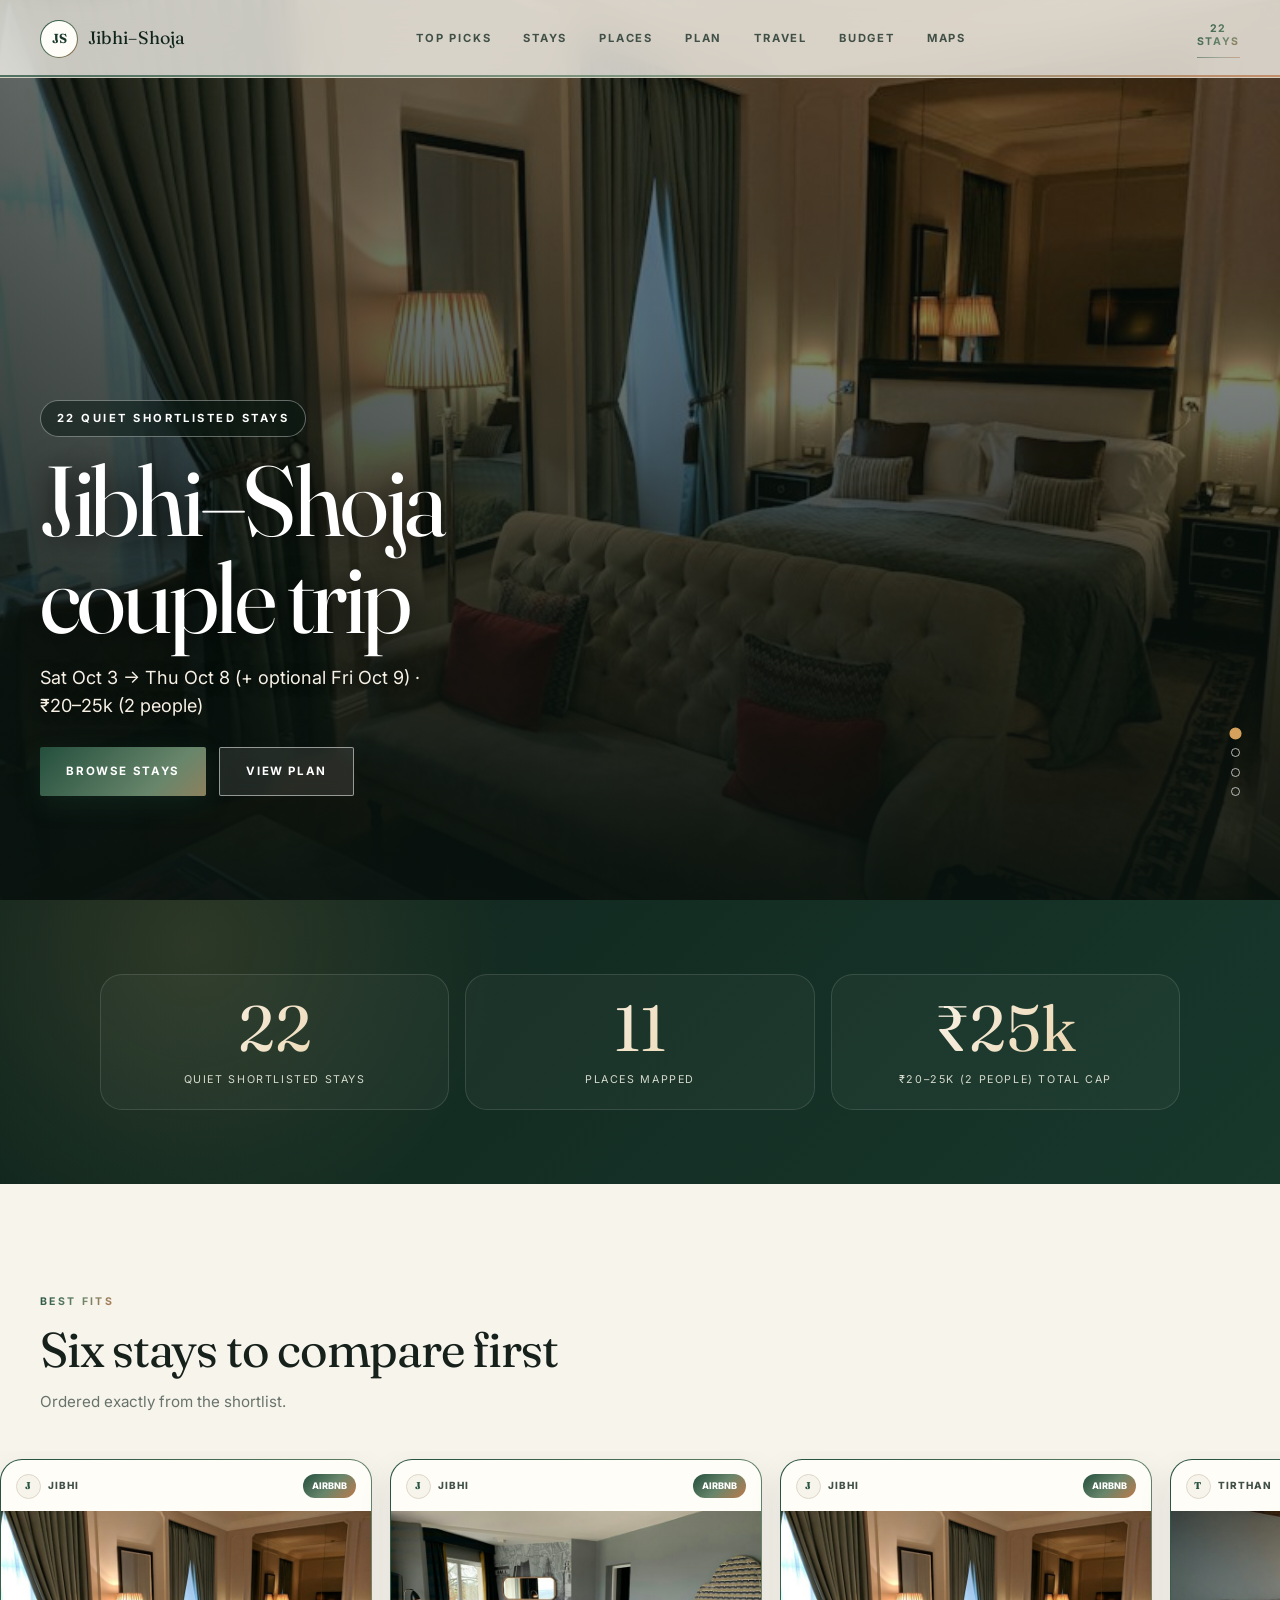
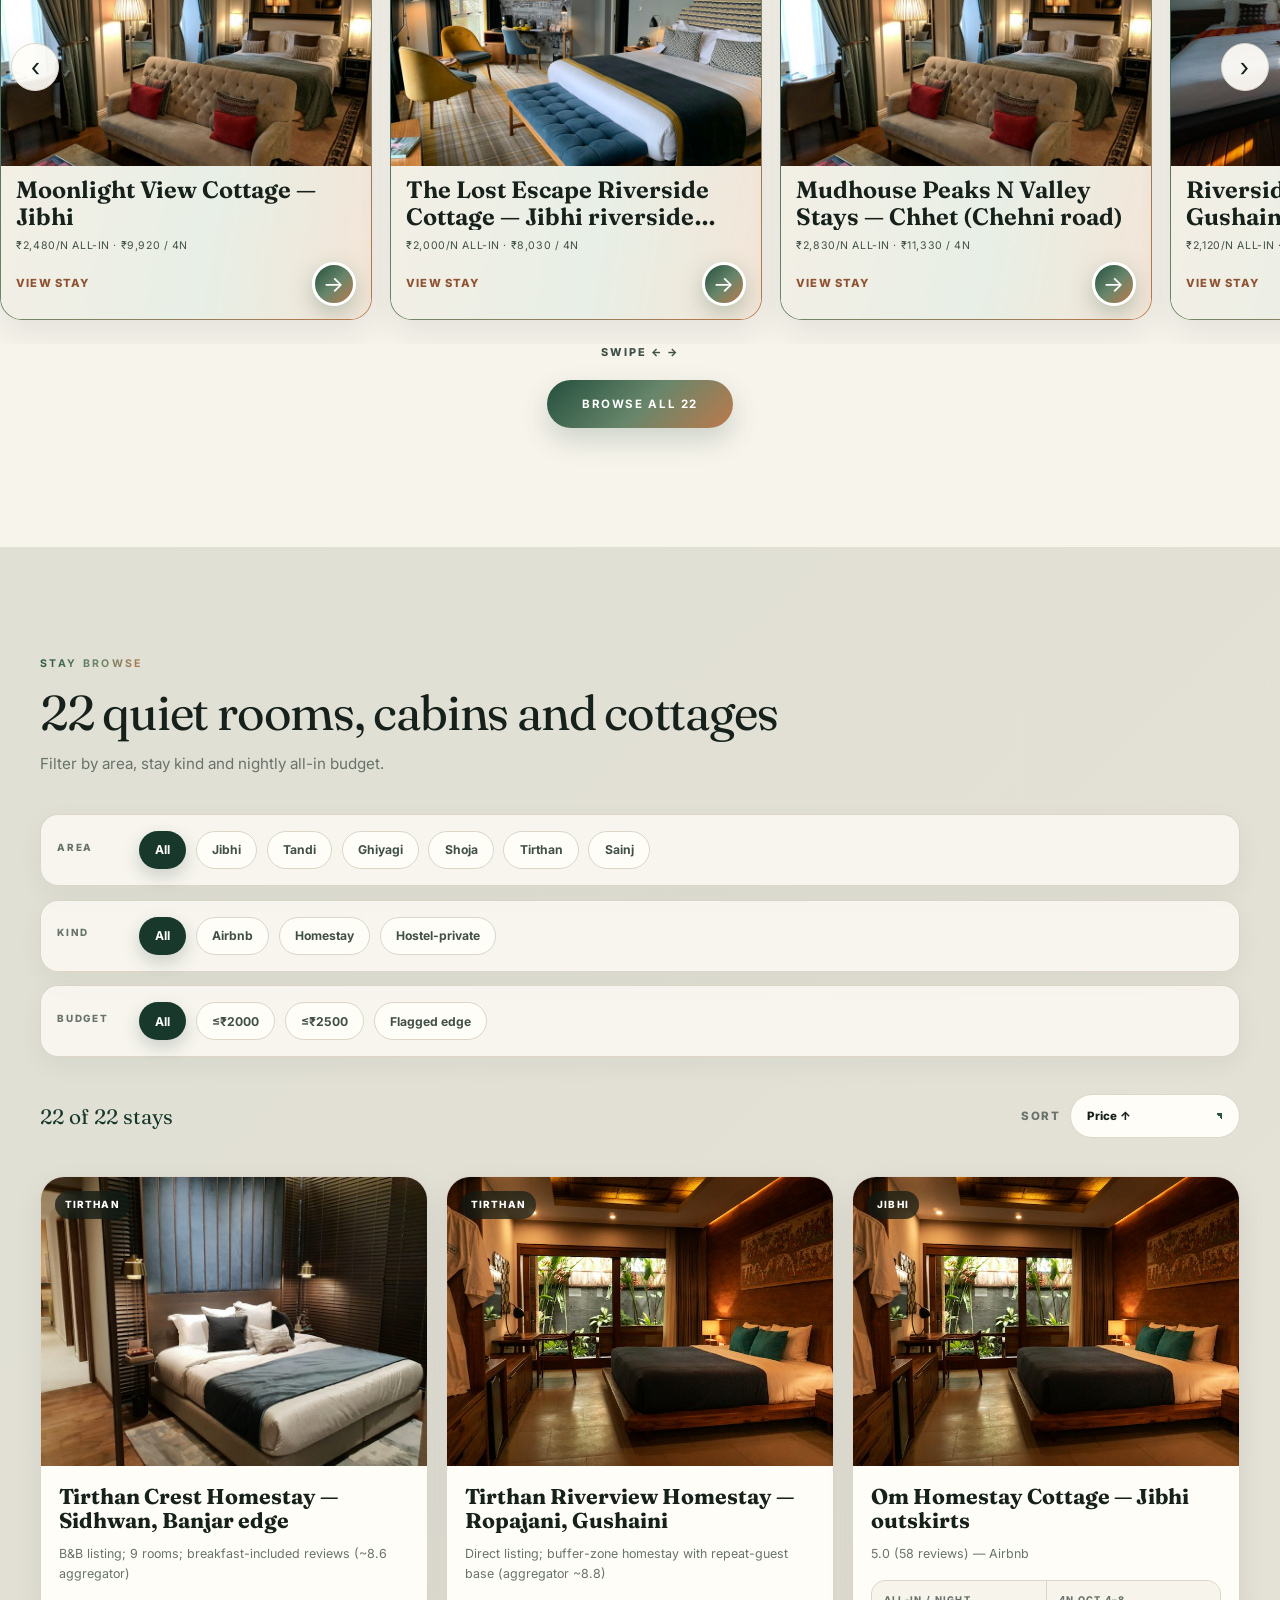
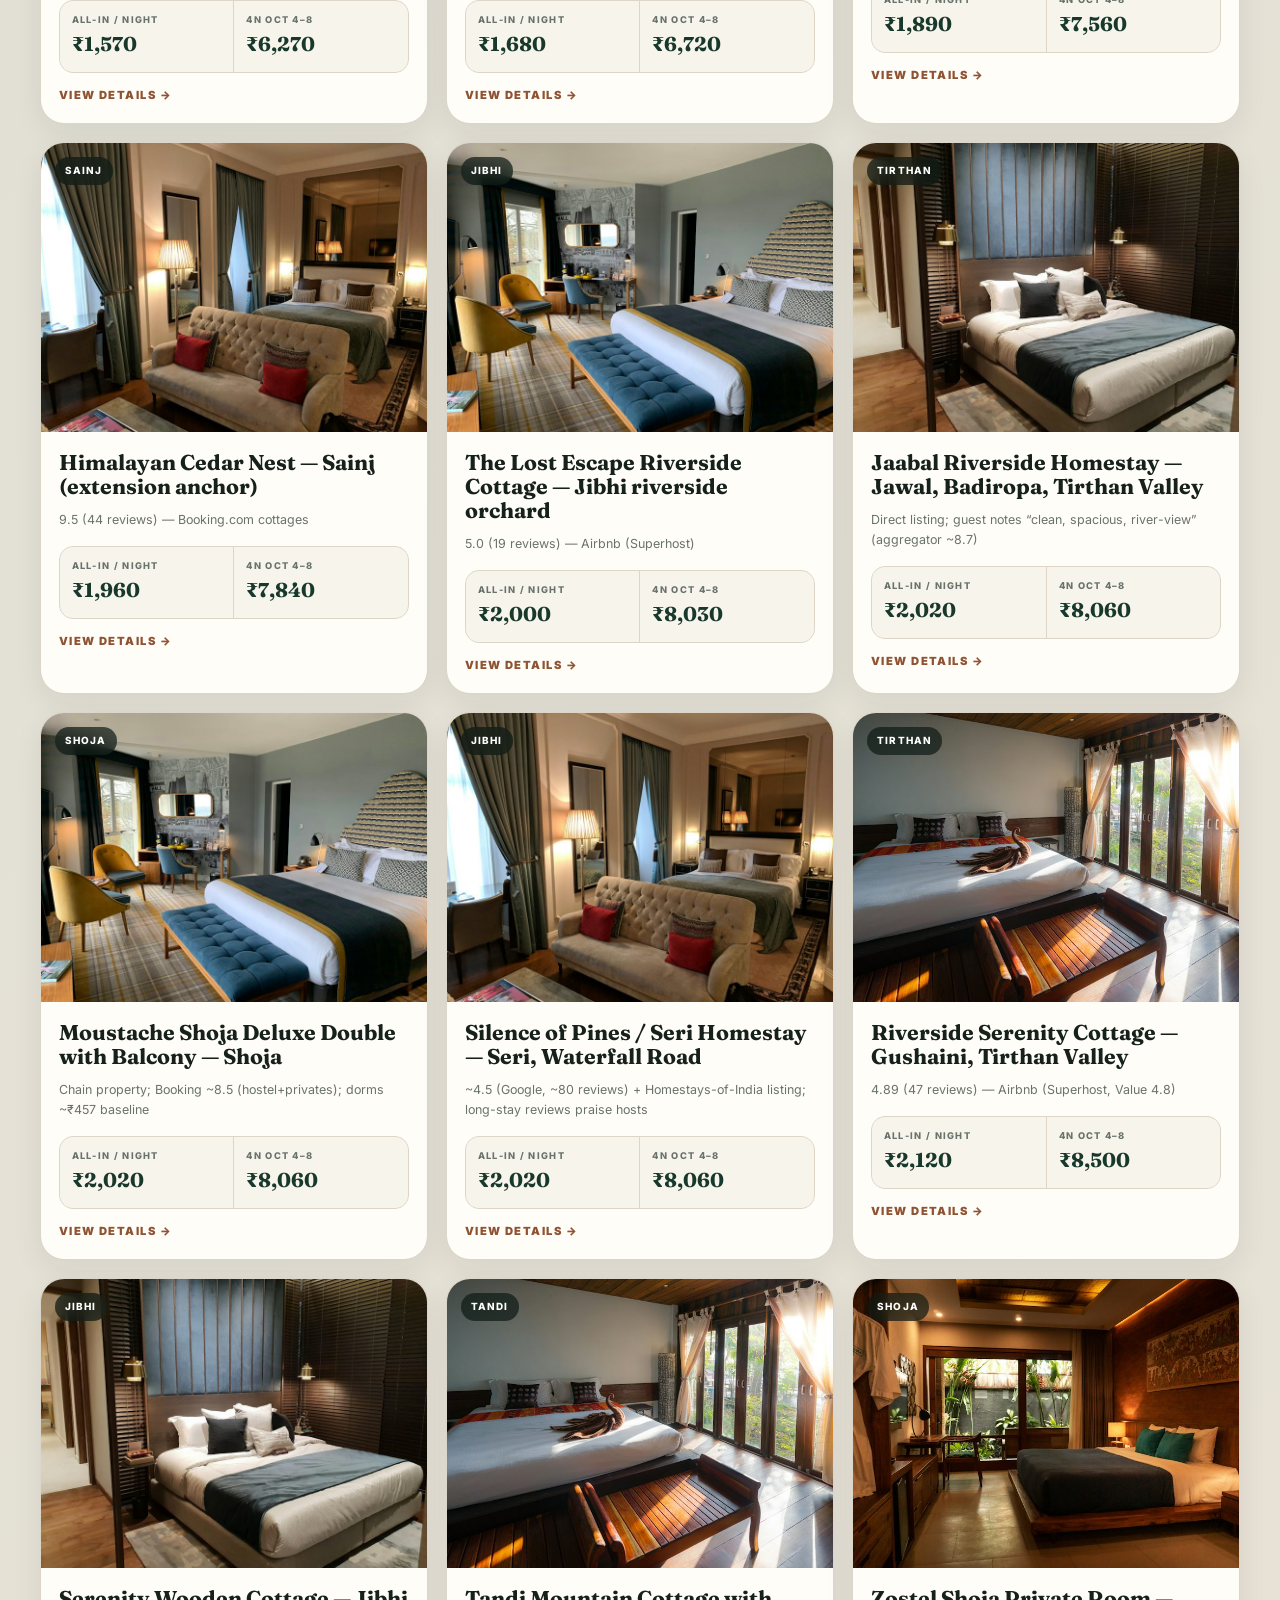
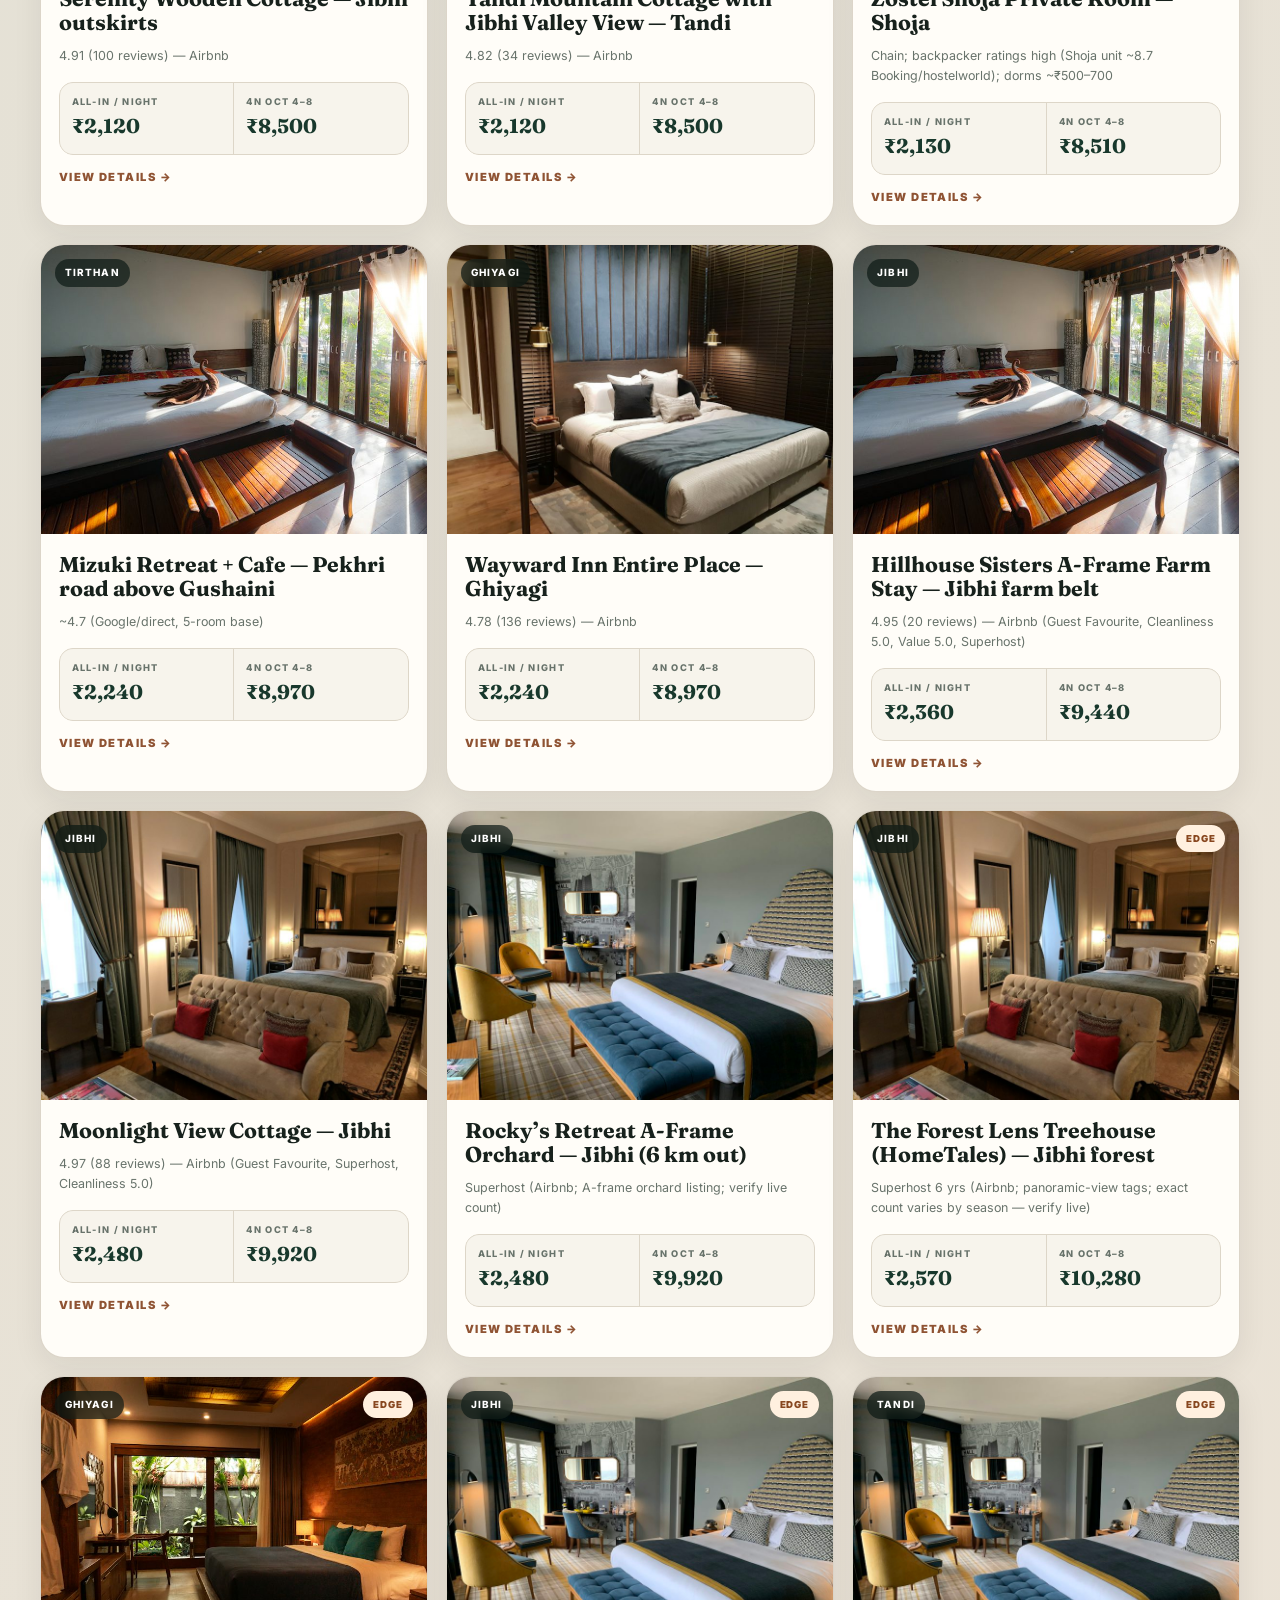
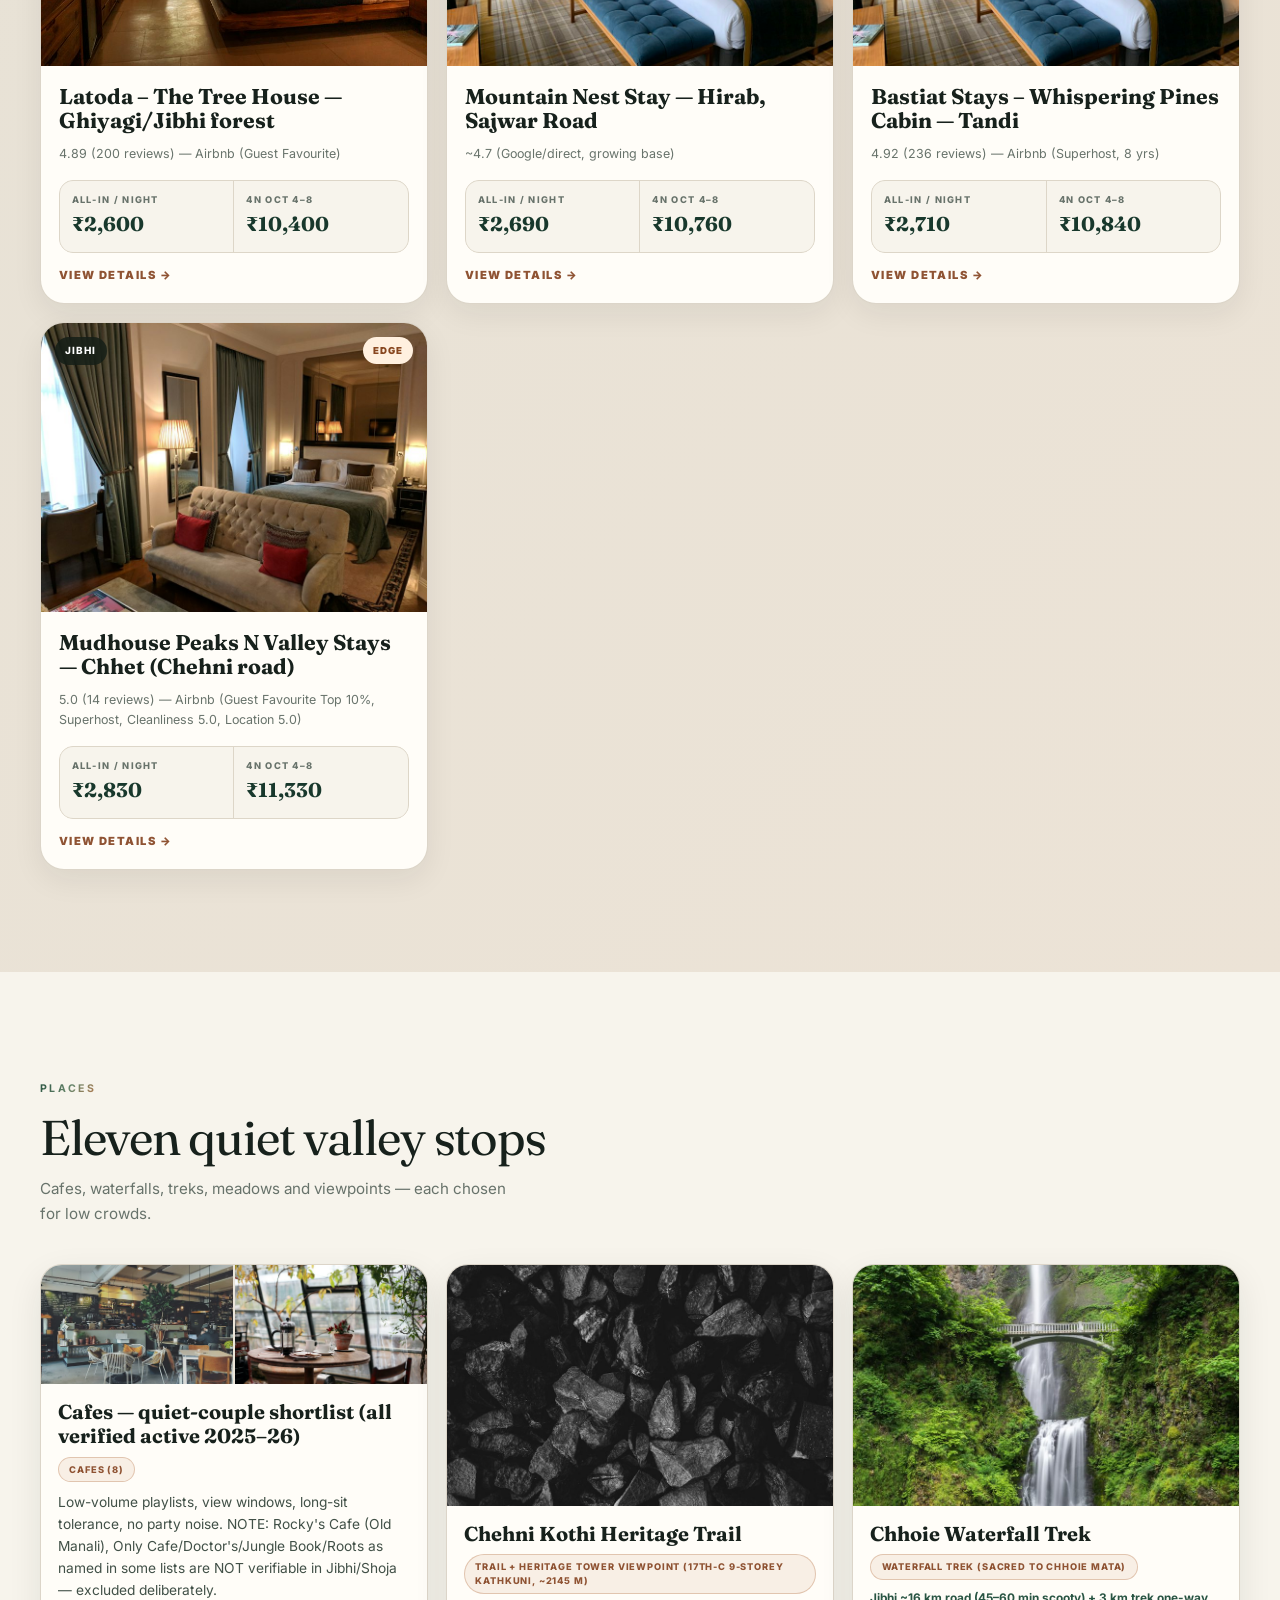
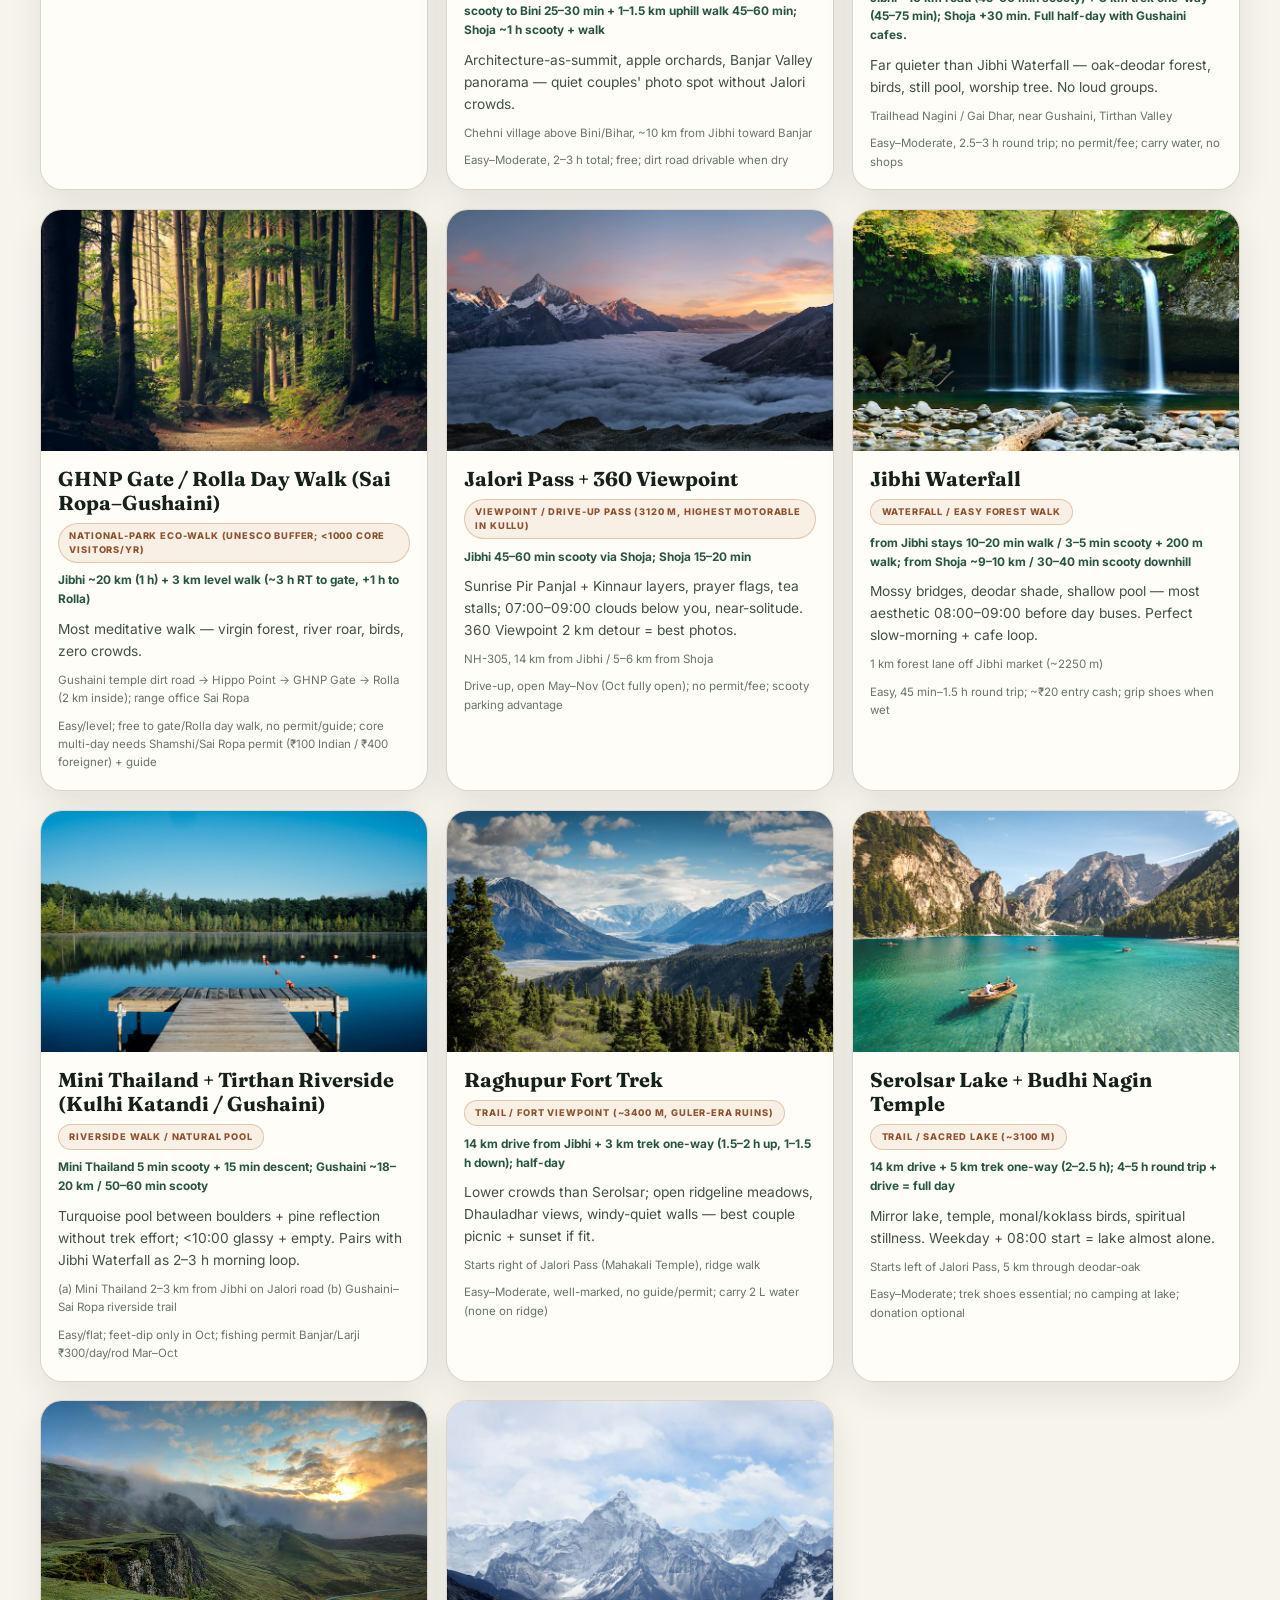
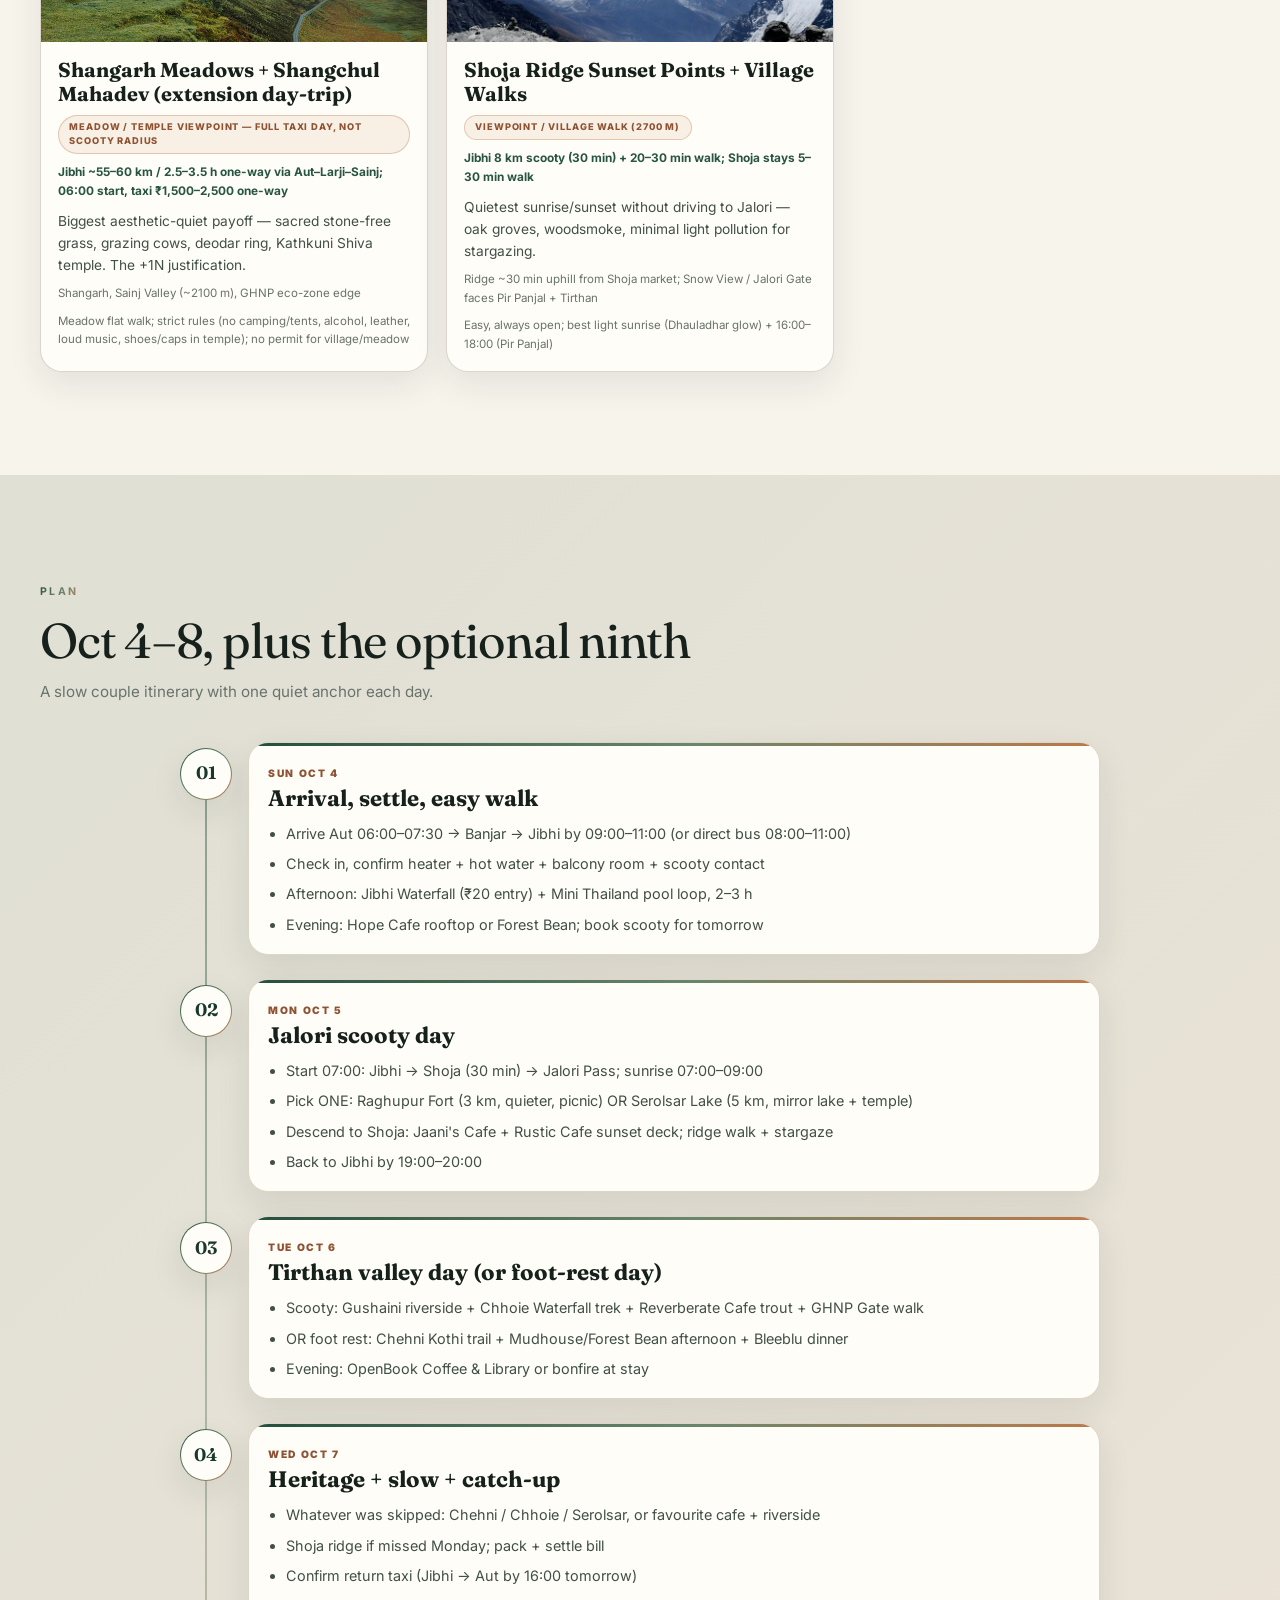
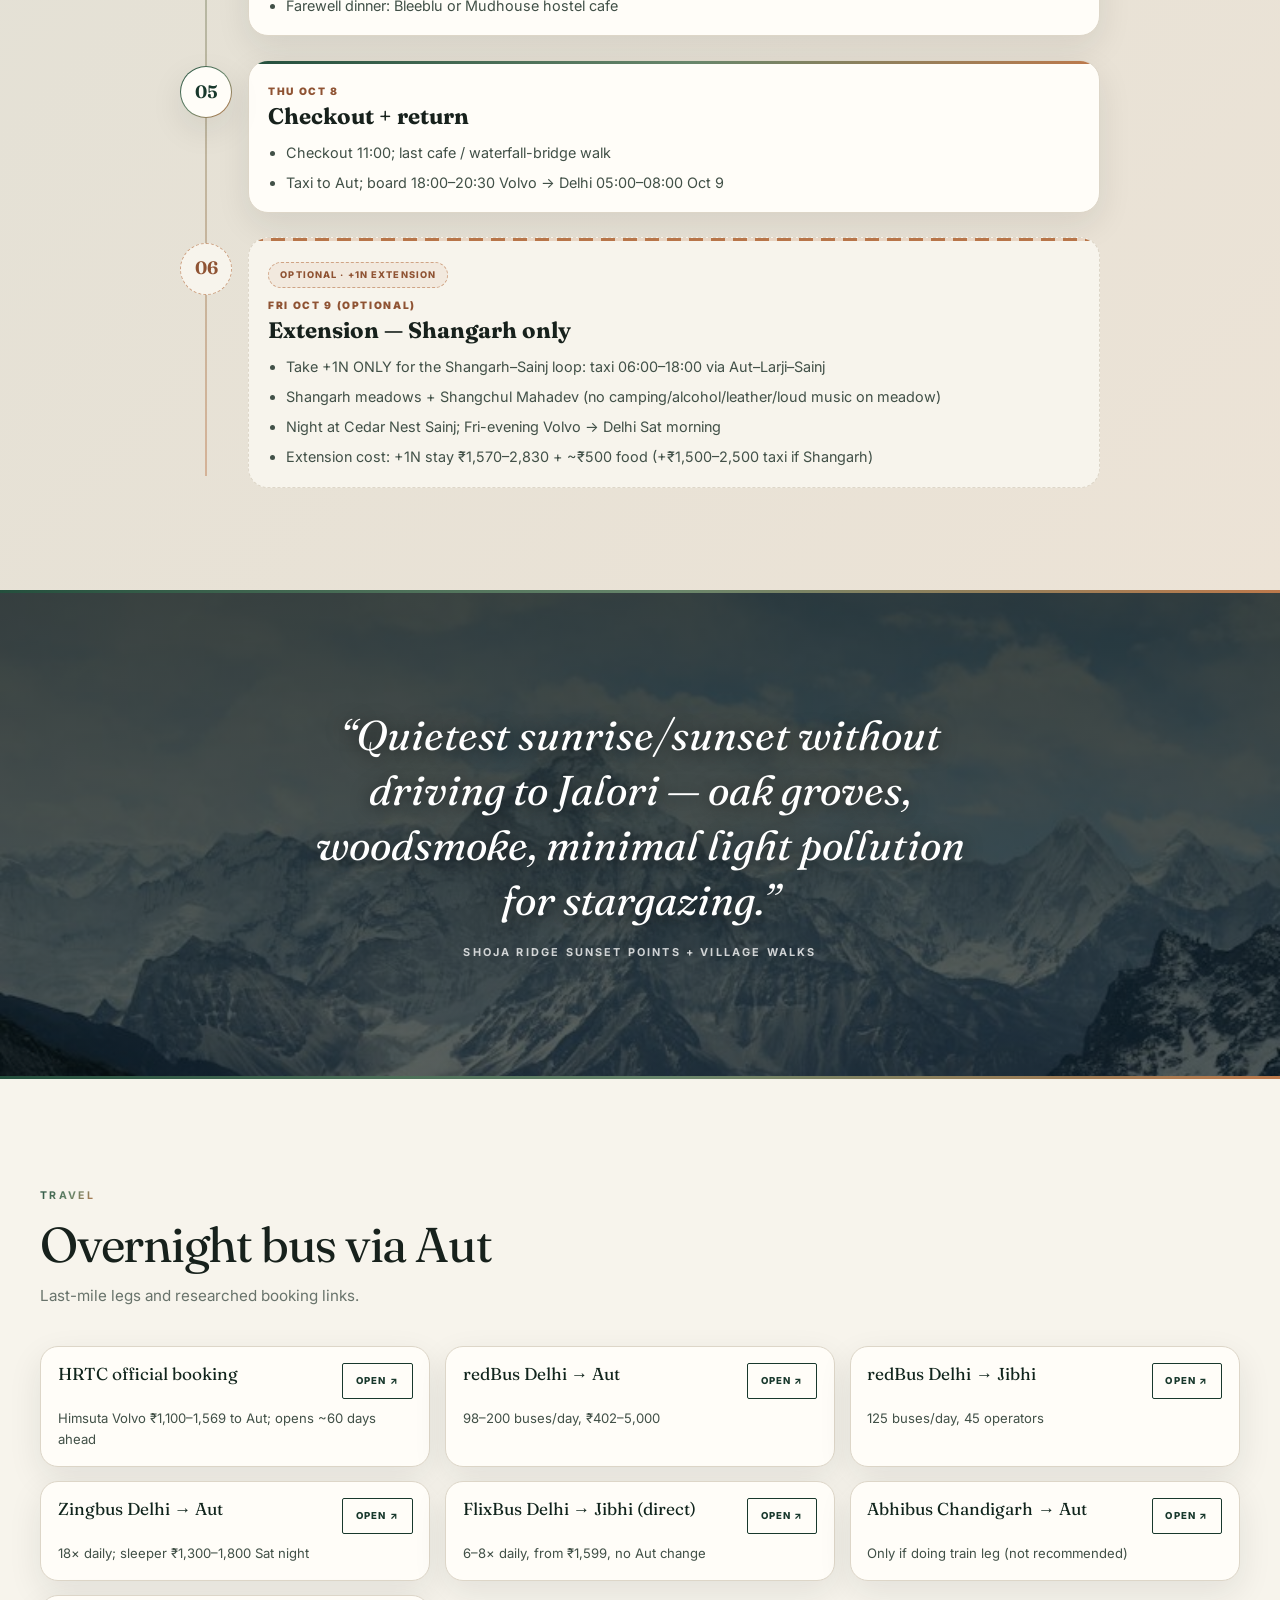
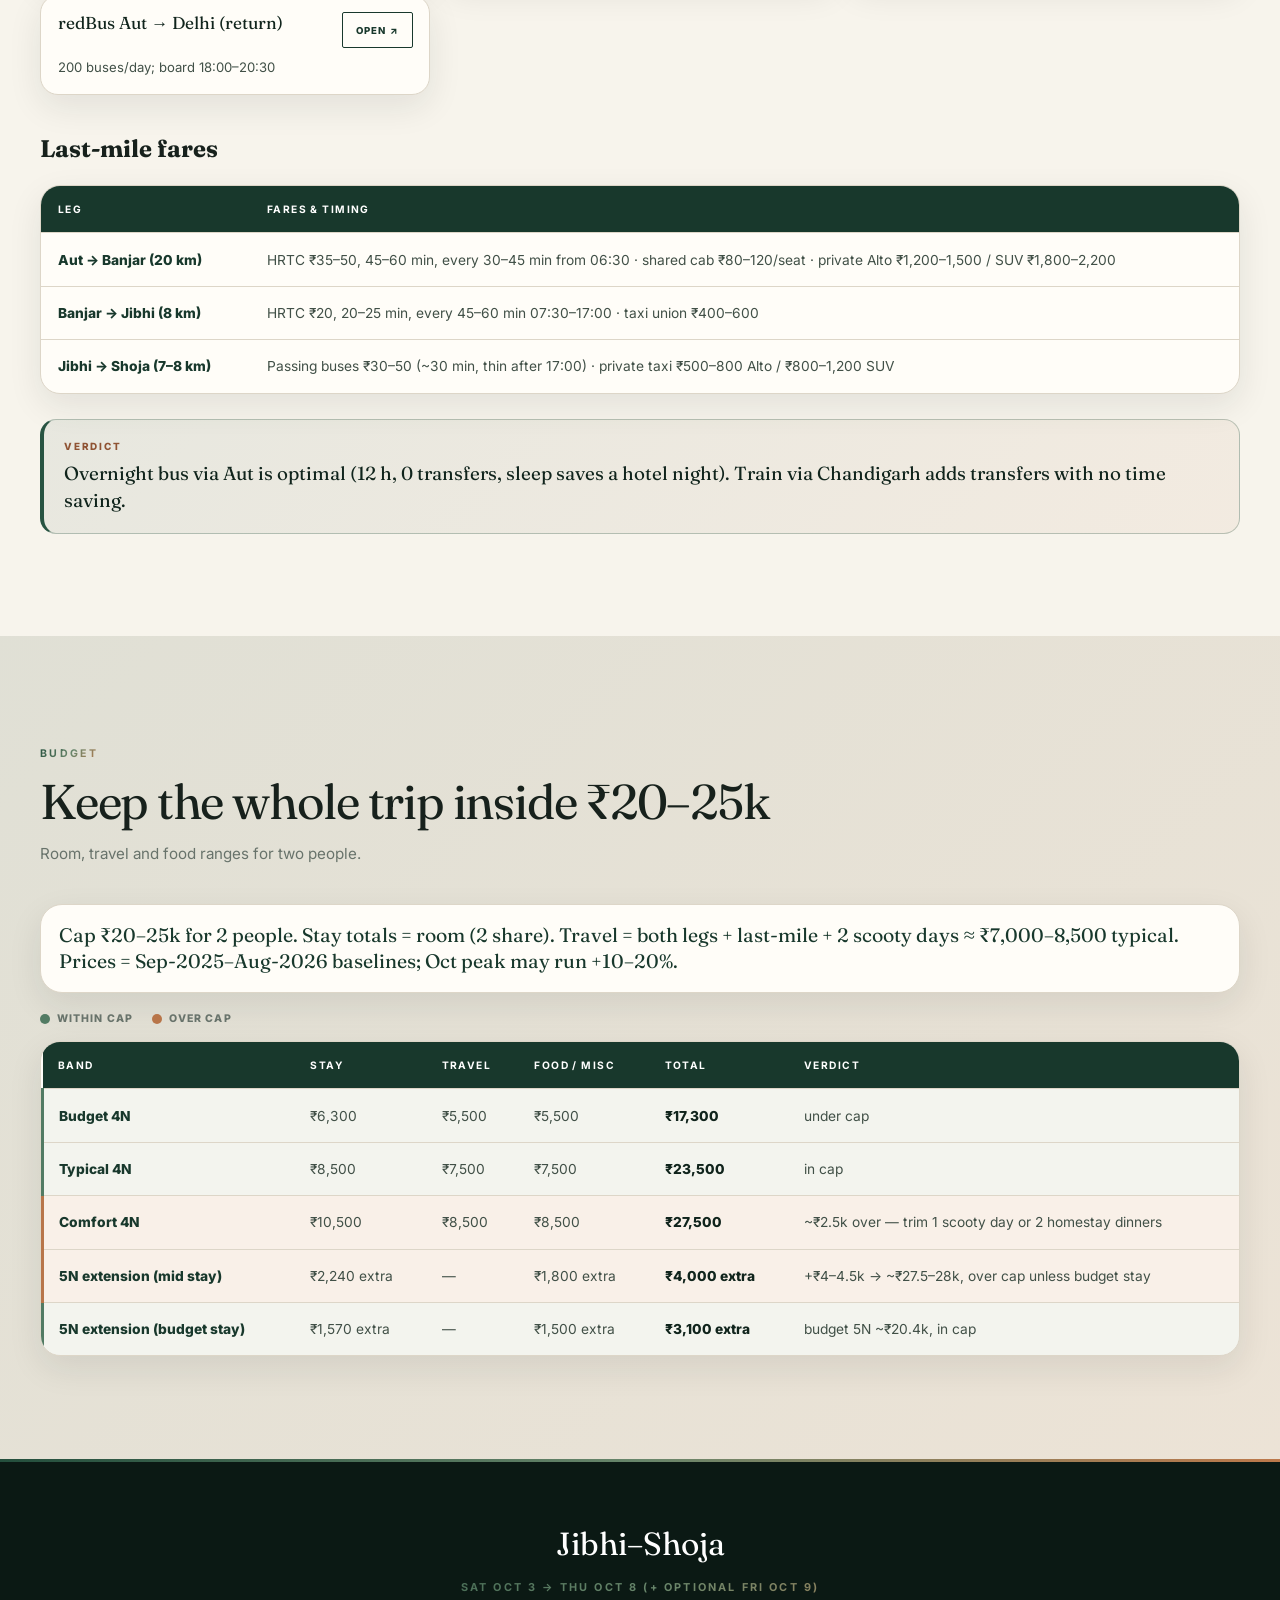
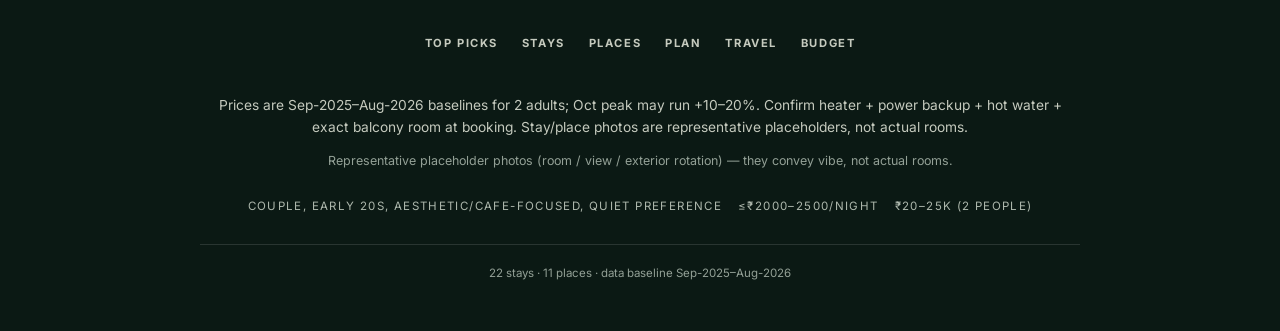
<file: index.html>
<!doctype html>
<html lang="en">
<head>
<meta charset="utf-8">
<meta name="viewport" content="width=device-width, initial-scale=1">
<title>Jibhi &amp; Shoja Trip — Oct 4–8 (+9) · Stays, Places, Travel, Budget</title>
<meta name="description" content="22 quiet shortlisted stays, places, itinerary, travel and budget for a Jibhi–Shoja couple trip.">
<link rel="preconnect" href="https://fonts.googleapis.com">
<link rel="preconnect" href="https://fonts.gstatic.com" crossorigin>
<link href="https://fonts.googleapis.com/css2?family=Fraunces:opsz,wght@9..144,400;9..144,500;9..144,650&family=Inter:wght@400;500;600;700&display=swap" rel="stylesheet">
<link rel="preload" as="image" href="./assets/img/stays/stay-01-moonlight-view/stay-01-moonlight-view-01.jpg">
<link rel="stylesheet" href="./assets/css/site.css">
</head>
<body>
<a class="skip-link" href="#stays">Skip to stays</a>
<header class="nav" id="nav">
  <button class="nav__burger" id="burger" aria-label="Menu" aria-controls="menu" aria-expanded="false"><span></span><span></span><span></span></button>
  <a href="#top" class="nav__logo" aria-label="Jibhi Shoja trip home"><span class="nav__logo-mark">JS</span><span class="nav__logo-text">Jibhi–Shoja</span></a>
  <nav class="nav__links" aria-label="Primary">
    <a href="#top-picks">Top picks</a><a href="#stays">Stays</a><a href="#places">Places</a><a href="#plan">Plan</a><a href="#travel">Travel</a><a href="#budget">Budget</a><a href="./maps.html">Maps</a>
  </nav>
  <div class="nav__right"><a href="#stays" class="nav__cta">22<br><span>Stays</span></a></div>
</header>
<div class="menu" id="menu" aria-hidden="true">
  <button class="menu__close" id="menuClose" aria-label="Close">&times;</button>
  <nav class="menu__links" aria-label="Mobile">
    <a href="#top-picks" class="menu__link">Top picks</a><a href="#stays" class="menu__link">Stays</a><a href="#places" class="menu__link">Places</a><a href="#plan" class="menu__link">Plan</a><a href="#travel" class="menu__link">Travel</a><a href="#budget" class="menu__link">Budget</a><a href="./maps.html" class="menu__link">Maps list</a>
  </nav>
  <div class="menu__footer">
    <p class="menu__phone">Oct 4–8 · + optional Oct 9</p><p data-menu-meta>Couple trip · quiet stays · ₹20–25k cap</p>
    <div class="menu__cta"><a href="#stays" class="btn btn--solid btn--sm">Browse Stays</a><a href="#plan" class="btn btn--line btn--sm">See Plan</a></div>
  </div>
</div>
<main id="top">
  <section class="hero" aria-label="Jibhi and Shoja trip introduction">
    <div class="hero__slide is-active" style="background-image:url('./assets/img/stays/stay-01-moonlight-view/stay-01-moonlight-view-01.jpg')"></div>
    <div class="hero__slide" style="background-image:url('./assets/img/stays/stay-02-whispering-pines/stay-02-whispering-pines-01.jpg')"></div>
    <div class="hero__slide" style="background-image:url('./assets/img/places/place-shoja-ridge-01.jpg')"></div>
    <div class="hero__slide" style="background-image:url('./assets/img/places/place-jalori-pass-01.jpg')"></div>
    <div class="hero__overlay"></div>
    <div class="hero__content">
      <p class="hero__eyebrow">22 quiet shortlisted stays</p><h1 class="hero__title">Jibhi–Shoja couple trip</h1>
      <p class="hero__sub"><span data-hero-dates>Oct 4–8</span> · <span data-hero-cap>₹20–25k for 2 people</span></p>
      <div class="hero__actions"><a href="#stays" class="btn btn--solid">Browse Stays</a><a href="#plan" class="btn btn--ghost">View Plan</a></div>
    </div>
    <div class="hero__dots" aria-label="Hero photos">
      <button class="hero__dot is-active" aria-label="Slide 1" type="button"></button><button class="hero__dot" aria-label="Slide 2" type="button"></button><button class="hero__dot" aria-label="Slide 3" type="button"></button><button class="hero__dot" aria-label="Slide 4" type="button"></button>
    </div>
  </section>
  <div id="app" class="site-main"><div class="loading" role="status">Loading the researched trip guide…</div><noscript>This trip guide needs JavaScript to load its researched stays and sections.</noscript></div>
</main>

<div class="stay-modal" id="stayModal" hidden>
  <div class="stay-modal__backdrop" data-close-modal></div>
  <section class="stay-modal__dialog" role="dialog" aria-modal="true" aria-labelledby="stay-modal-title">
    <button class="stay-modal__close" type="button" aria-label="Close stay details" data-close-modal>&times;</button>
    <div id="stay-detail-content"></div>
  </section>
</div>
<template id="stay-template">
  <article class="stay-detail">
    <div class="stay-detail__media">
      <figure class="stay-detail__figure">
        <img class="stay-detail__img" data-role="photo" src="" alt="" loading="eager" fetchpriority="high">
        <button class="stay-detail__photo-btn stay-detail__photo-btn--prev" type="button" data-photo-prev aria-label="Previous photo">&lsaquo;</button>
        <button class="stay-detail__photo-btn stay-detail__photo-btn--next" type="button" data-photo-next aria-label="Next photo">&rsaquo;</button>
        <figcaption class="stay-detail__caption" data-role="photo-caption"></figcaption>
      </figure>
      <div class="stay-detail__dots" data-role="photo-dots" aria-label="Stay photos"></div>
    </div>
    <div class="stay-detail__body">
      <a href="#stays" class="back" data-close-modal>&larr; Back to stays</a>
      <p class="section__label"><span data-role="area"></span> · <span data-role="kind"></span></p>
      <div class="stay-detail__title-row"><h2 class="section__title" id="stay-modal-title" data-role="name"></h2><span class="variant__flag" data-role="flag" hidden>Over cap edge</span></div>
      <p class="carpage__tagline" data-role="type"></p>
      <div class="carpage__specs">
        <div class="spec"><span class="spec__k">Type</span><span class="spec__v" data-role="spec-type"></span></div>
        <div class="spec"><span class="spec__k">Location</span><span class="spec__v" data-role="location"></span></div>
        <div class="spec"><span class="spec__k">Rating</span><span class="spec__v" data-role="rating"></span></div>
        <div class="spec"><span class="spec__k">Cleanliness</span><span class="spec__v" data-role="cleanliness"></span></div>
        <div class="spec"><span class="spec__k">View</span><span class="spec__v" data-role="view"></span></div>
        <div class="spec"><span class="spec__k">Amenities</span><span class="spec__v" data-role="amenities"></span></div>
      </div>
      <h3 class="carpage__h2">Researched prices</h3>
      <div class="price-table-wrap"><table class="price-table"><tbody>
        <tr><th scope="row">Per-night base</th><td data-role="price-base"></td></tr><tr><th scope="row">Per-night all-in</th><td data-role="price-allin"></td></tr>
        <tr><th scope="row">4N · Oct 4–8 all-in</th><td data-role="total4"></td></tr><tr><th scope="row">5N · Oct 4–9 all-in</th><td data-role="total5"></td></tr>
      </tbody></table></div>
      <h3 class="carpage__h2">Why suggested</h3><p class="stay-detail__why" data-role="why"></p>
      <div class="carpage__cta"><a class="btn btn--solid" data-role="booking-primary" href="#" target="_blank" rel="noopener">Primary Listing</a><a class="btn btn--line" data-role="booking-hub" href="#" target="_blank" rel="noopener">Booking Hub</a></div>
    </div>
  </article>
</template>
<script src="./assets/js/site.js"></script>
</body>
</html>
</file>
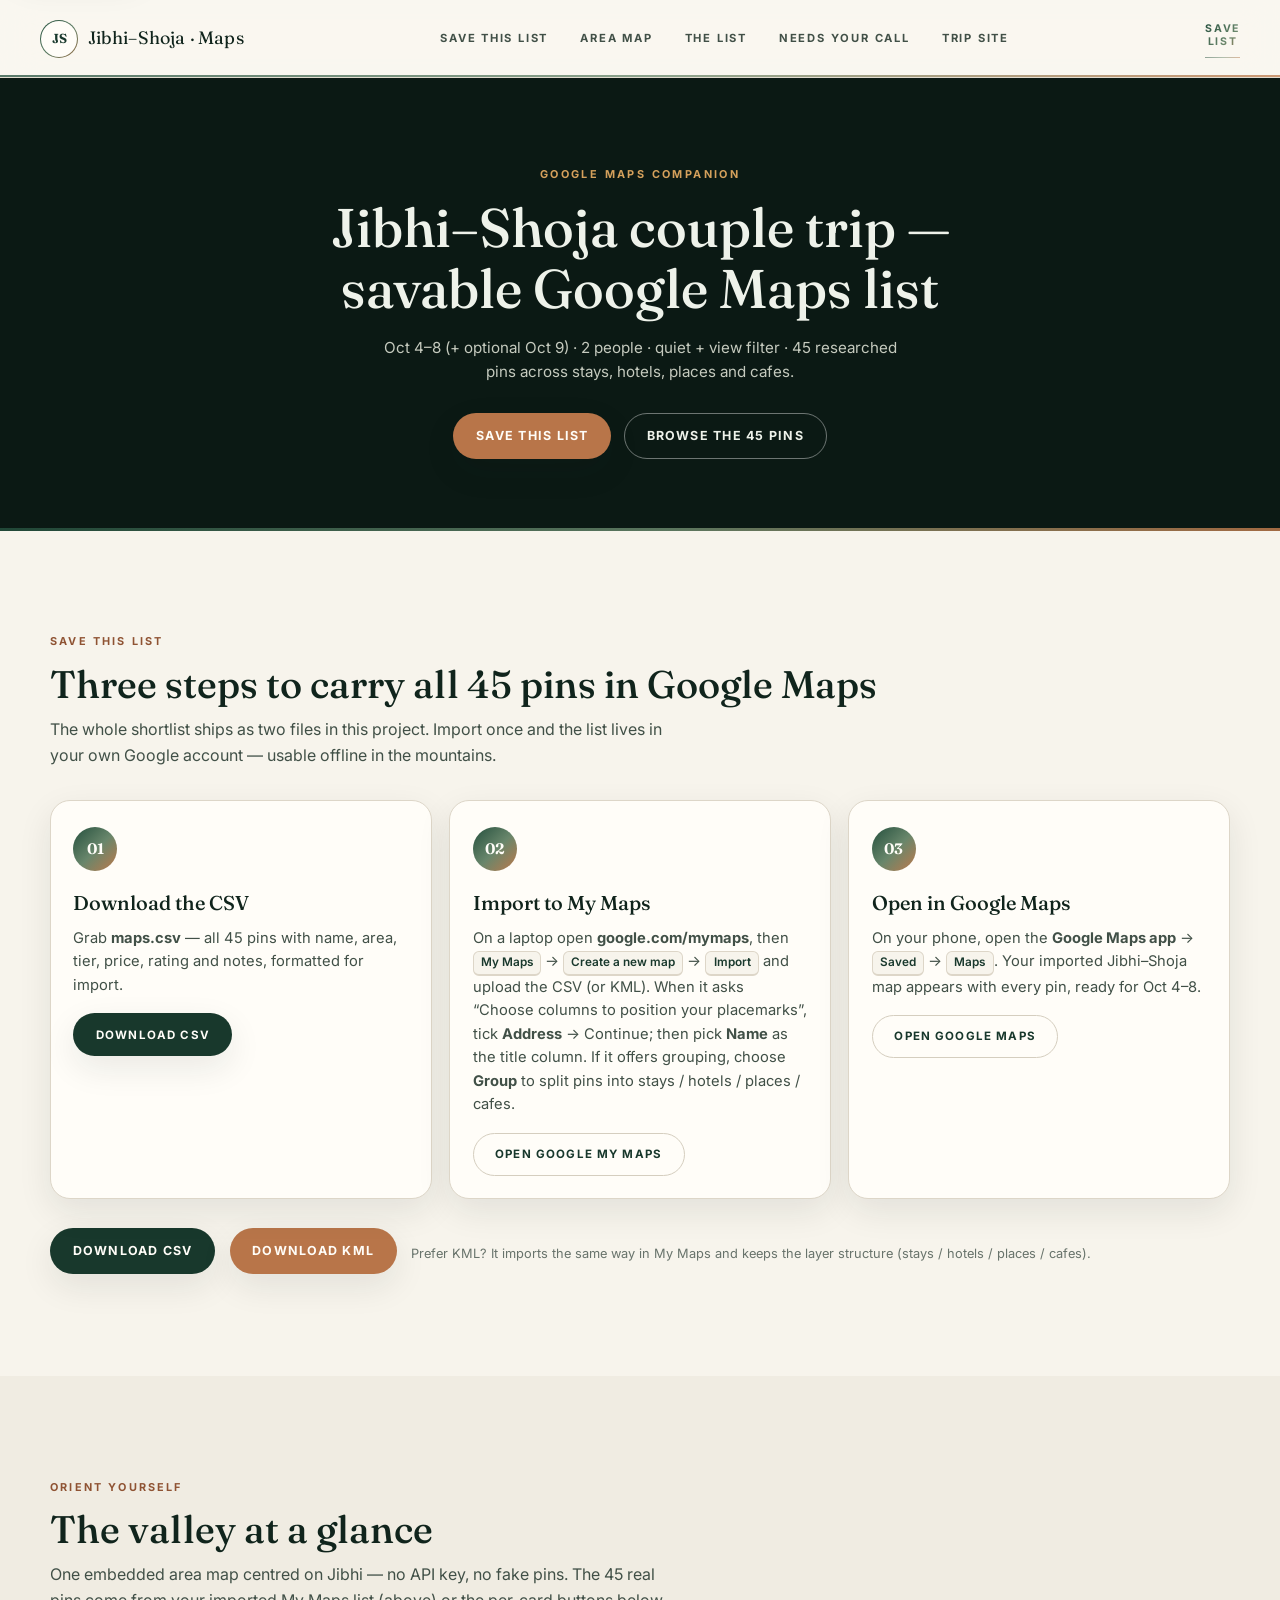
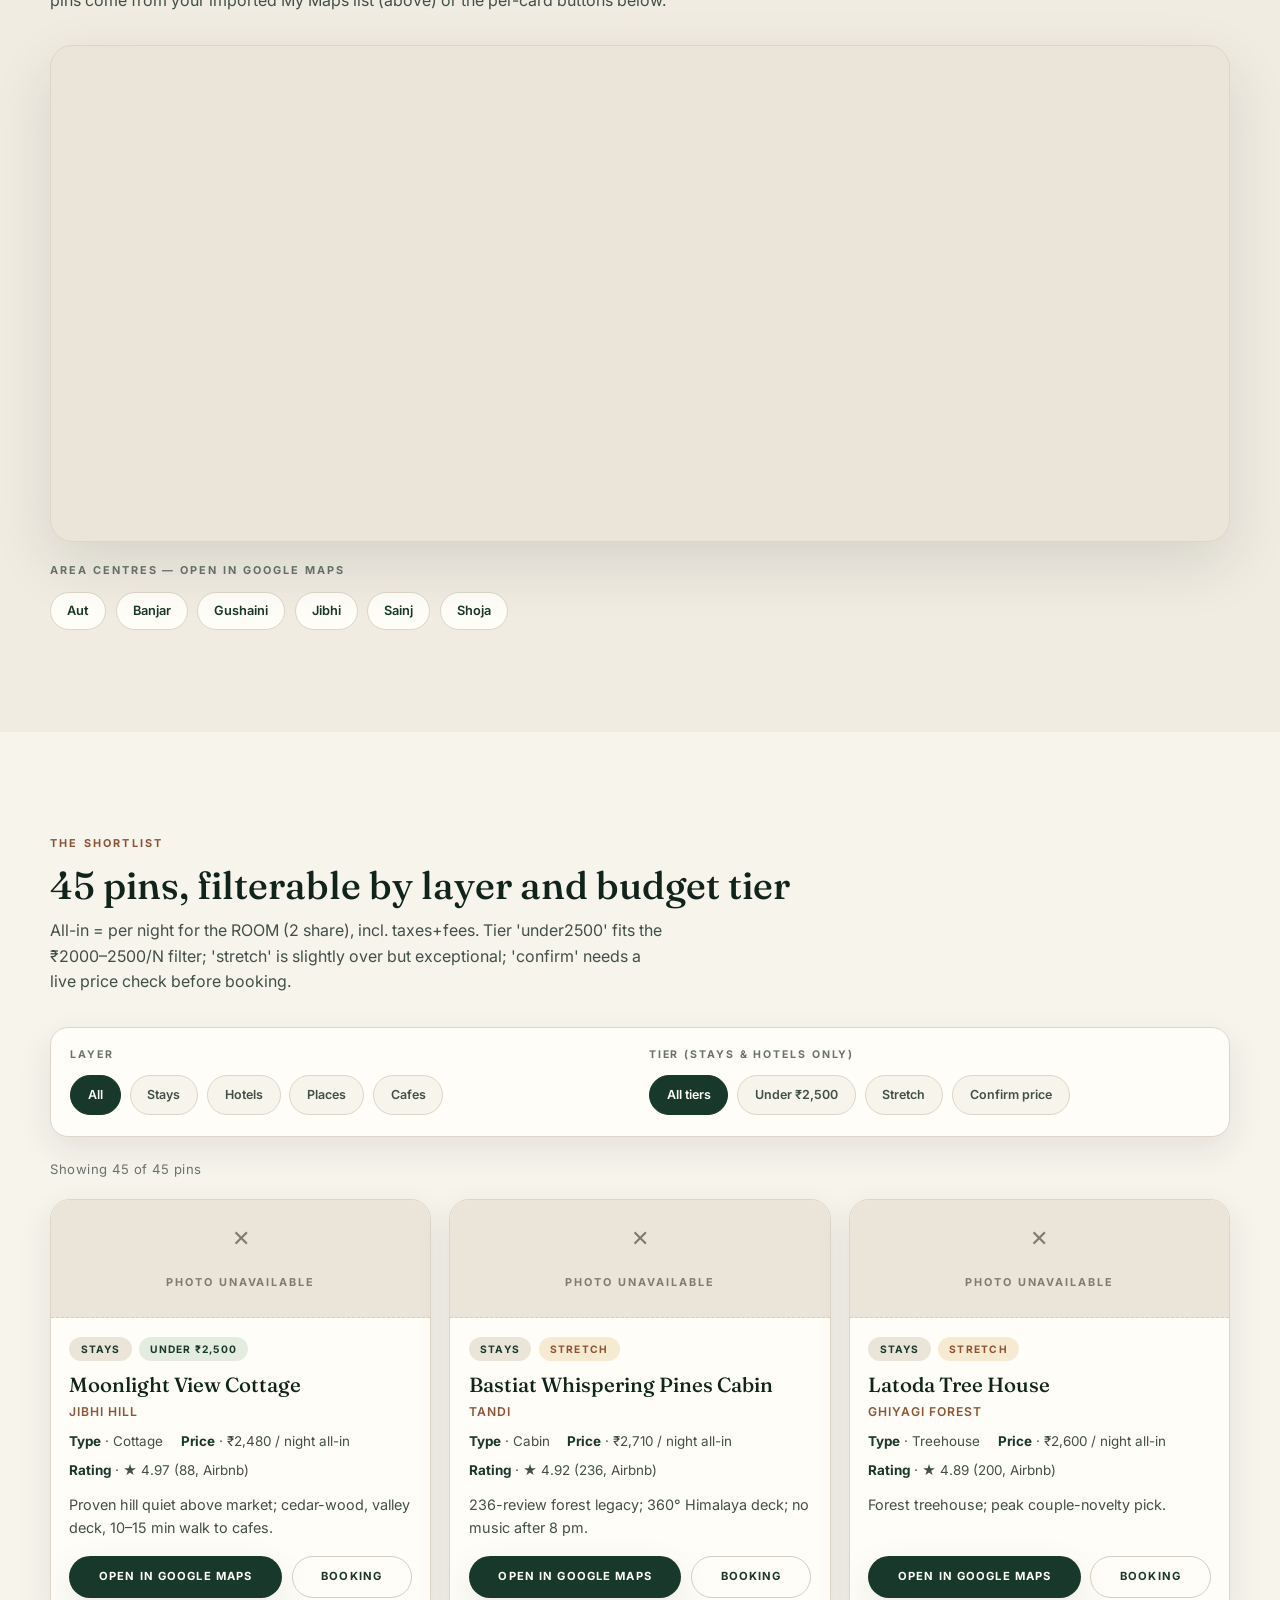
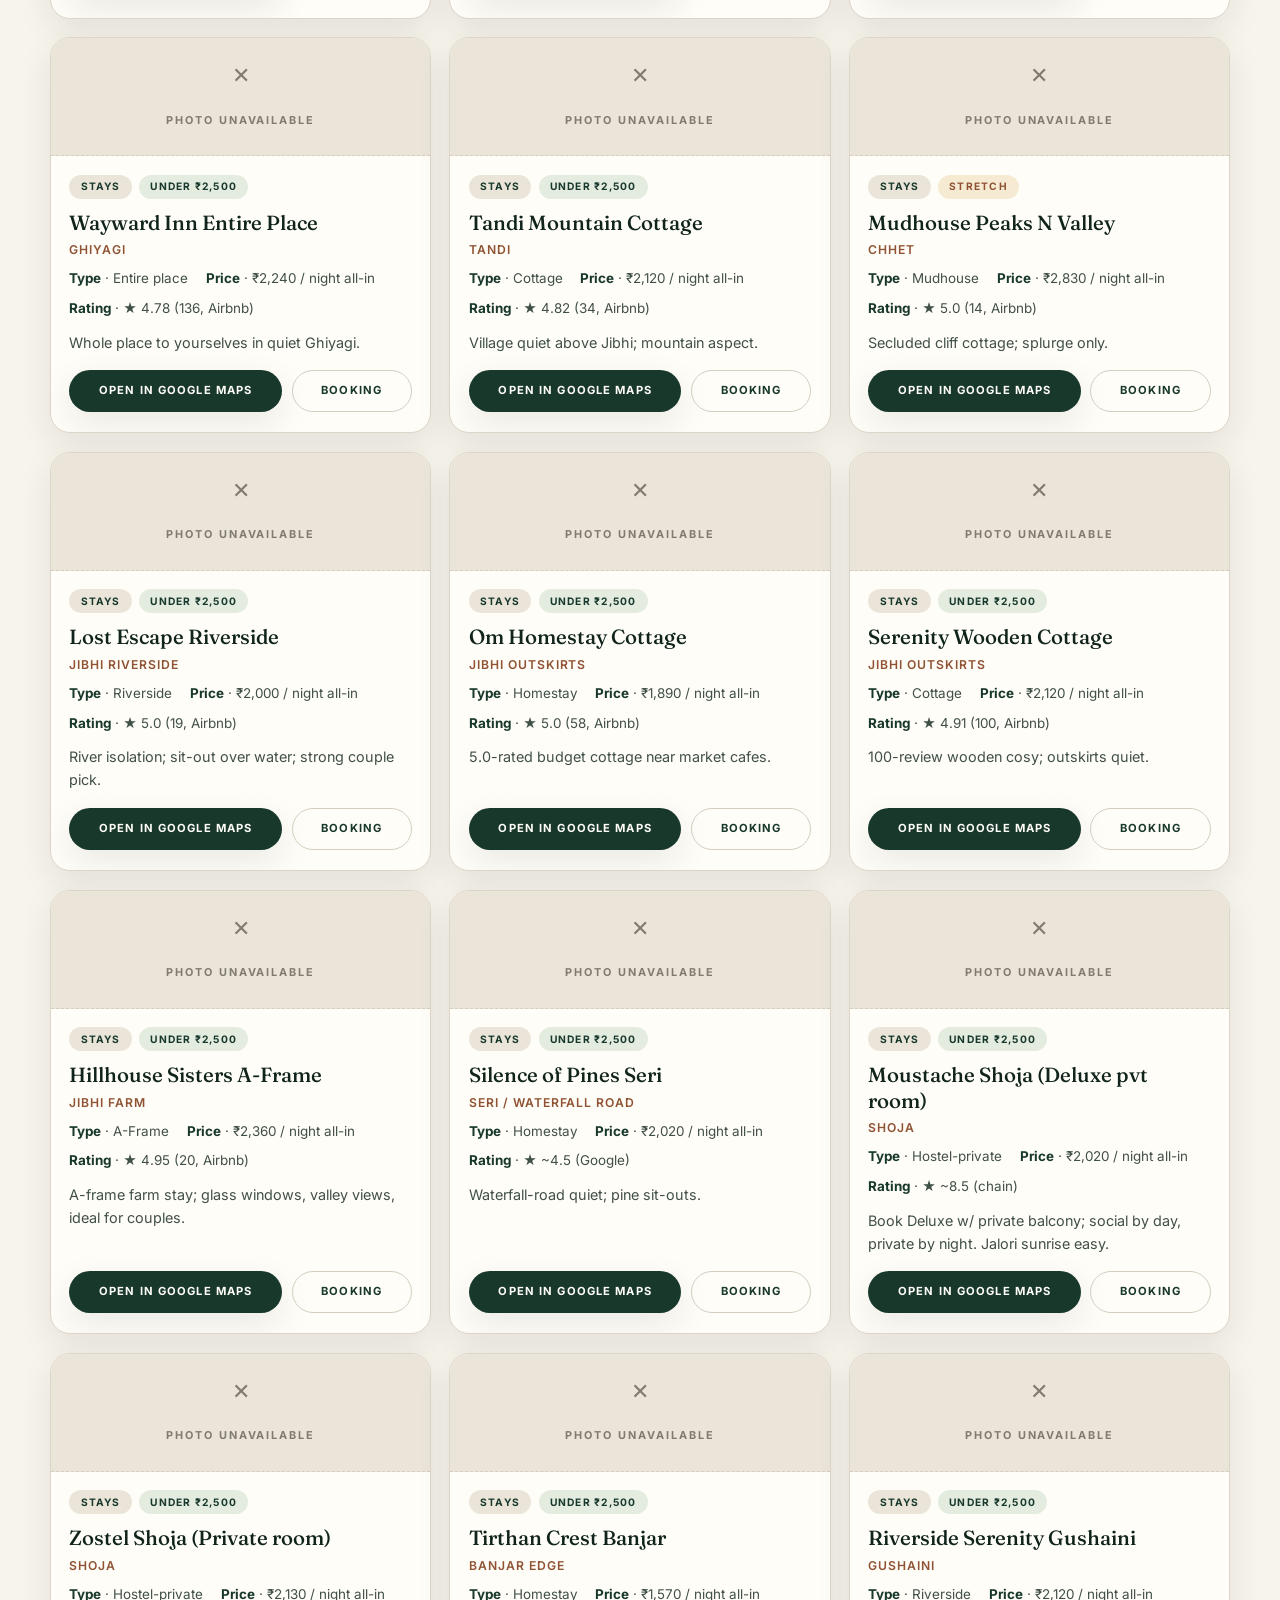
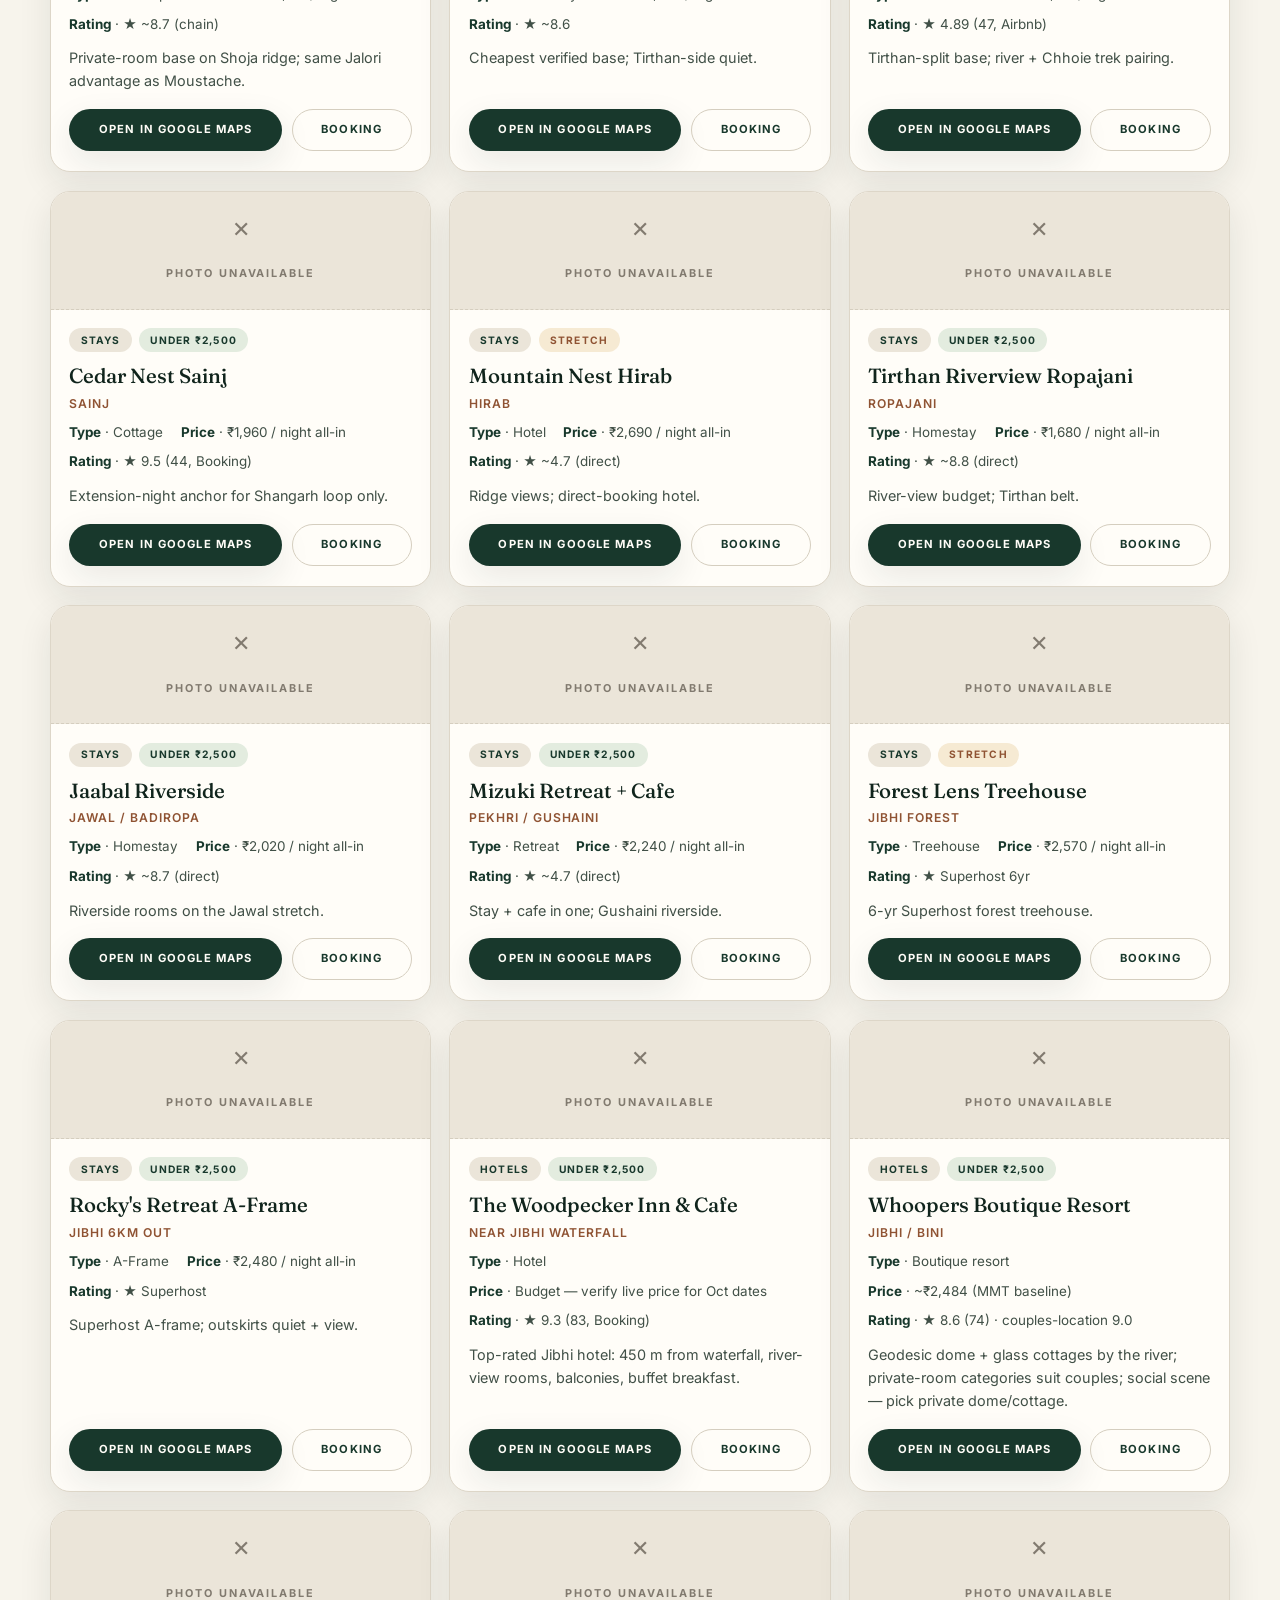
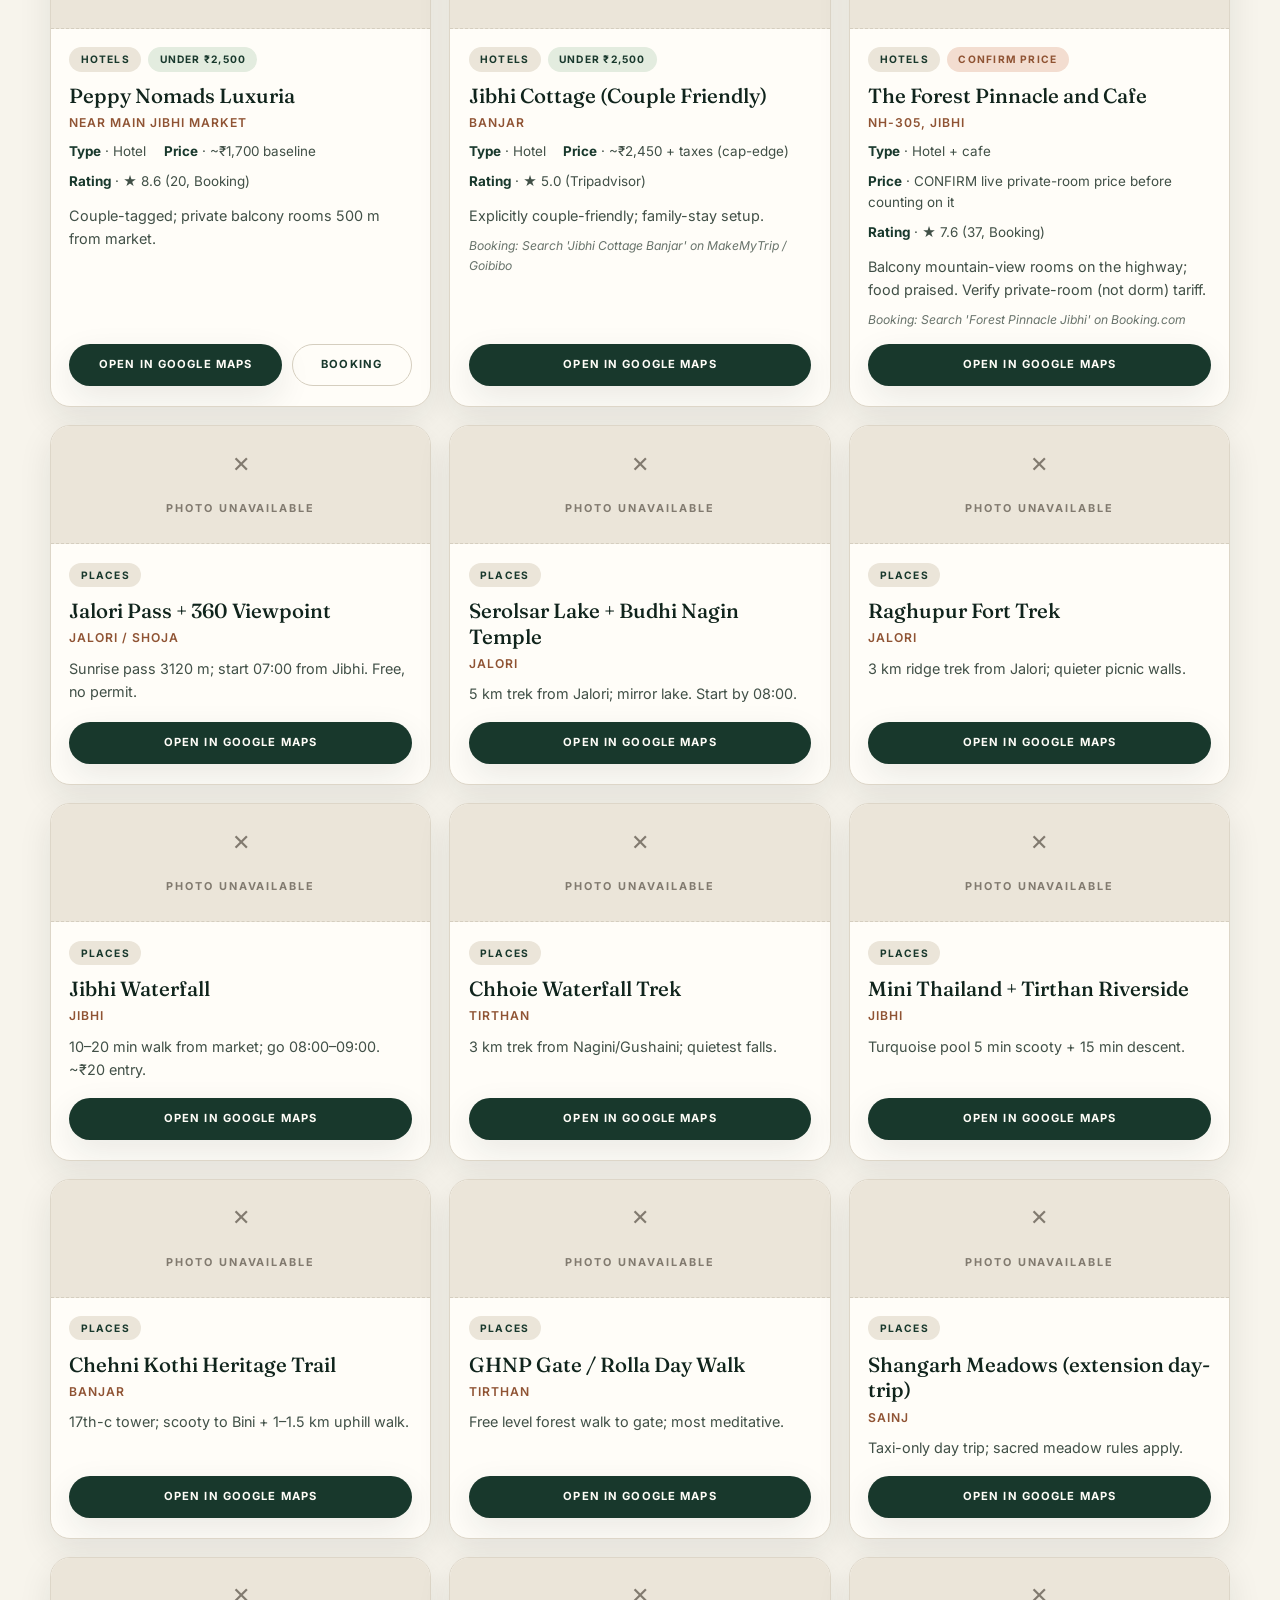
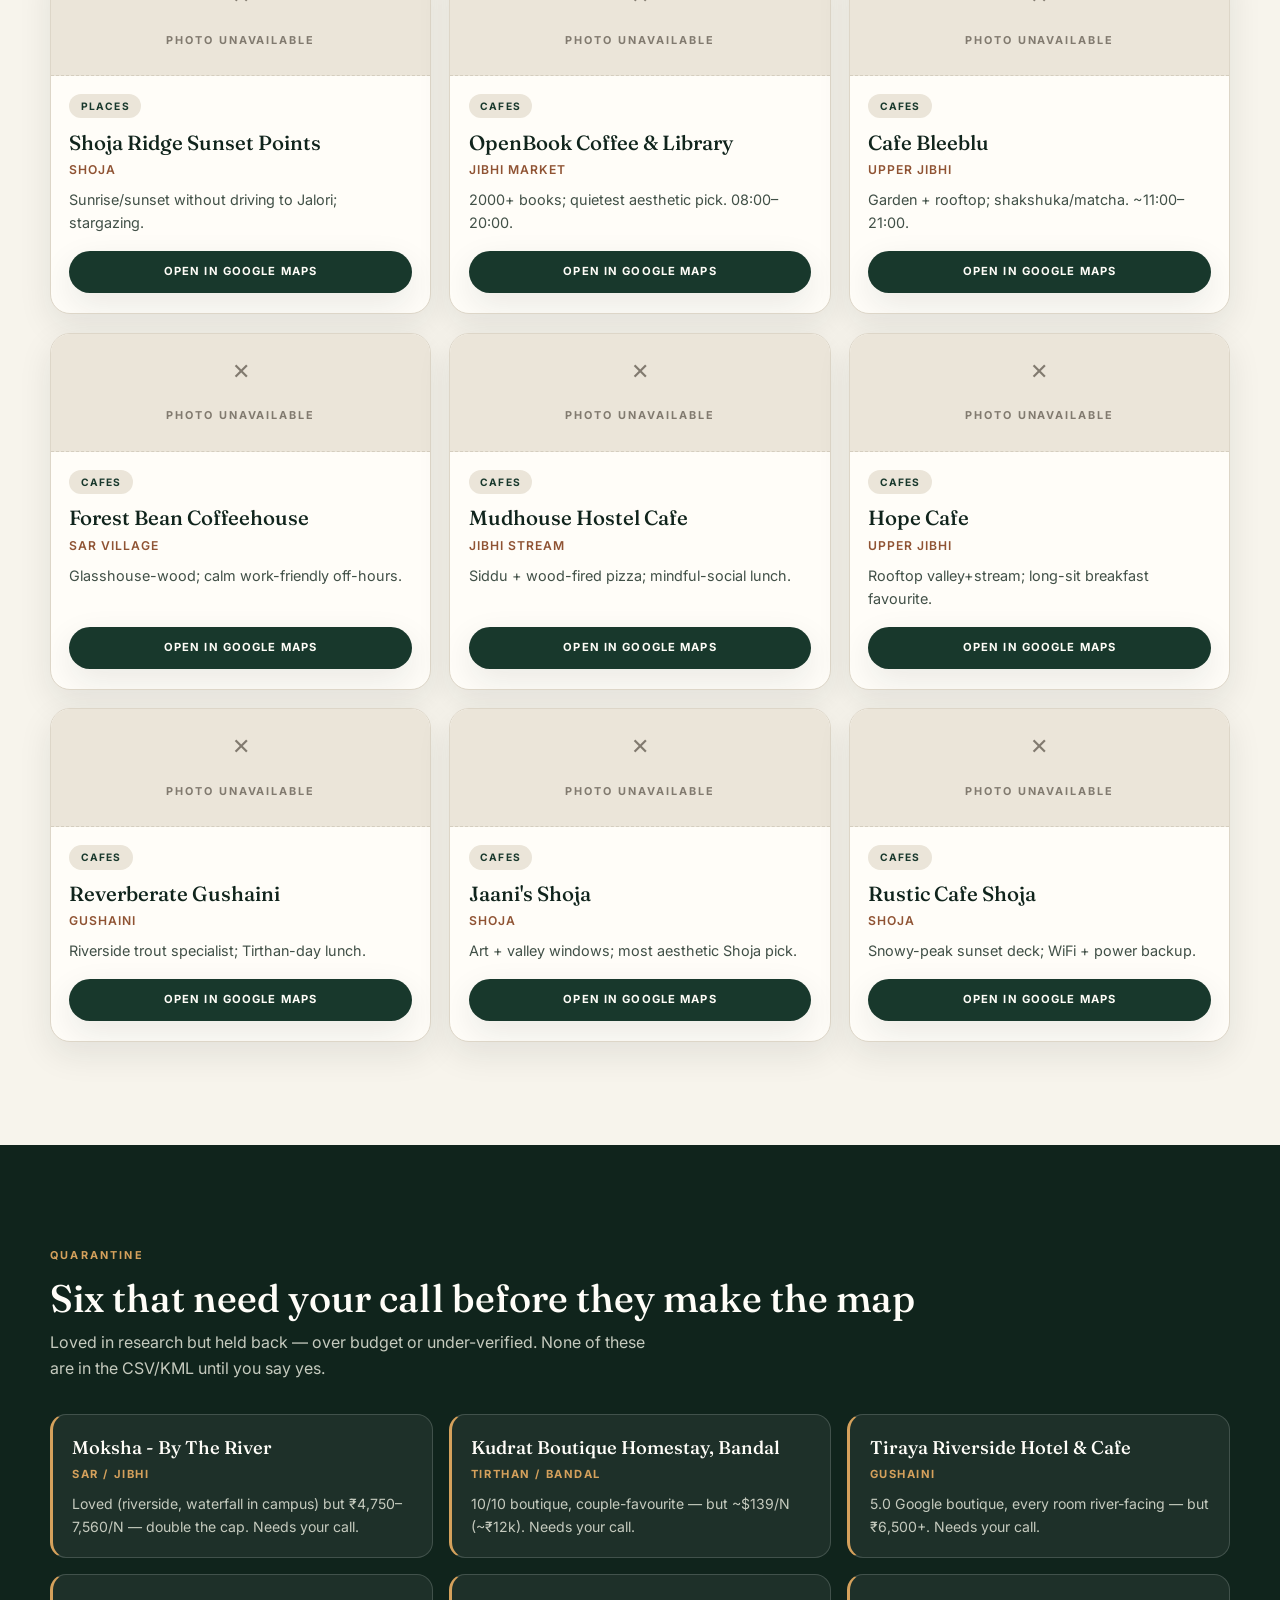
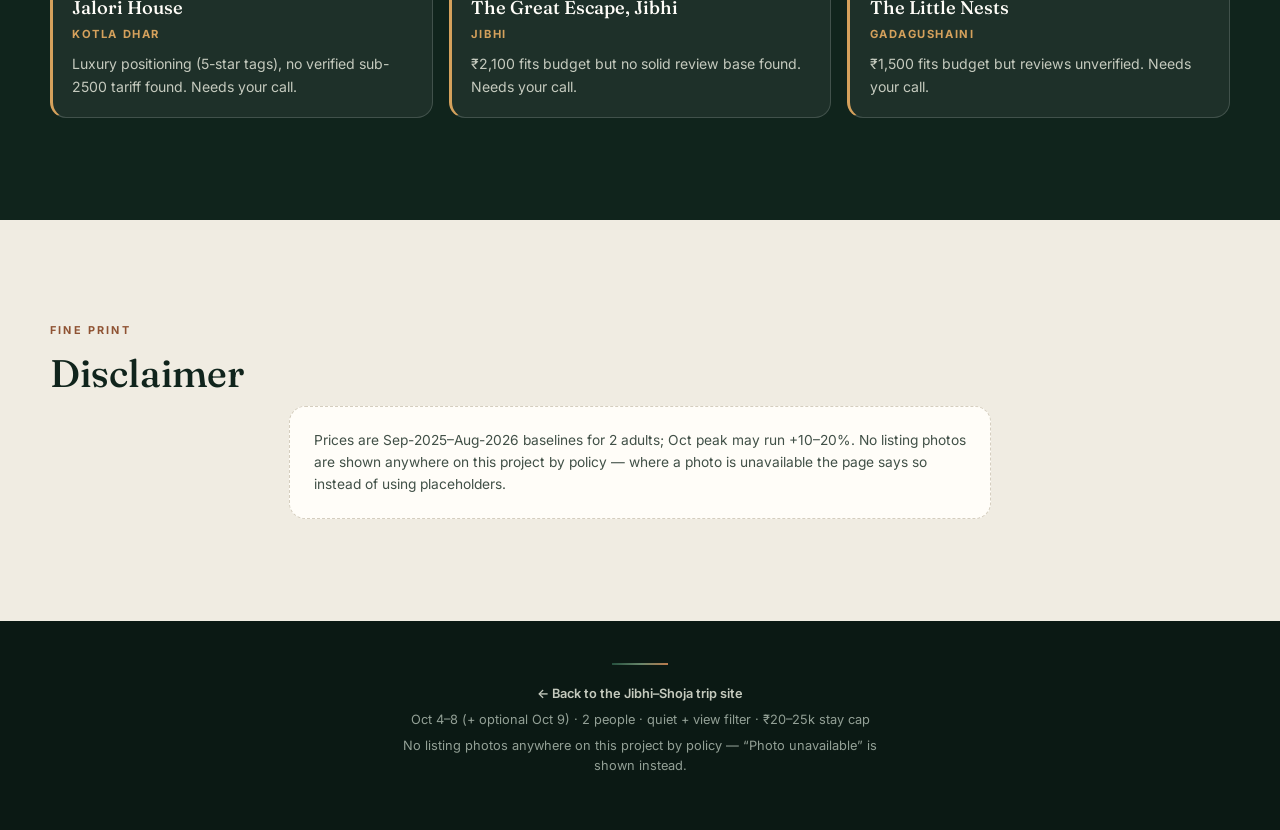
<file: maps.html>
<!doctype html>
<html lang="en">
<head>
<meta charset="utf-8">
<meta name="viewport" content="width=device-width, initial-scale=1">
<title>Save this list — Jibhi–Shoja Google Maps companion · Oct 4–8</title>
<meta name="description" content="45 savable Google Maps pins — quiet stays, hotels, places and cafes for a Jibhi–Shoja couple trip, Oct 4–8. Download CSV/KML and import to Google My Maps.">
<link rel="preconnect" href="https://fonts.googleapis.com">
<link rel="preconnect" href="https://fonts.gstatic.com" crossorigin>
<link href="https://fonts.googleapis.com/css2?family=Fraunces:opsz,wght@9..144,400;9..144,500;9..144,650&family=Inter:wght@400;500;600;700&display=swap" rel="stylesheet">
<link rel="stylesheet" href="./assets/css/site.css">
<style>
/* maps.html — quiet-valley companion page (no photos by policy) */
.m-hero{position:relative;margin-top:var(--nav-h);padding:clamp(3.2rem,8vw,5.5rem) var(--pad) clamp(2.8rem,7vw,4.5rem);background:var(--pine-950);color:#eef2ea;text-align:center}
.m-hero::after{content:'';position:absolute;left:0;right:0;bottom:0;height:3px;background:var(--grad);opacity:.85}
.m-hero__eyebrow{margin:0 0 .9rem;font-size:.68rem;font-weight:700;letter-spacing:.22em;text-transform:uppercase;color:var(--amber)}
.m-hero__title{margin:0 auto;font-family:var(--f-serif);font-weight:500;font-size:clamp(2rem,6.5vw,3.4rem);line-height:1.12;max-width:20ch}
.m-hero__sub{margin:1rem auto 0;max-width:52ch;color:#c5cabe;font-size:.95rem}
.m-hero__actions{display:flex;gap:.8rem;justify-content:center;flex-wrap:wrap;margin-top:1.8rem}
.m-sec{padding:var(--sec-y) var(--pad)}
.m-sec--soft{background:var(--soft)}
.m-sec--pine{background:var(--pine-900);color:#eef2ea}
.m-wrap{max-width:1180px;margin:0 auto}
.m-label{margin:0 0 .7rem;font-size:.68rem;font-weight:700;letter-spacing:.2em;text-transform:uppercase;color:var(--copper-dark)}
.m-sec--pine .m-label{color:var(--amber)}
.m-h2{margin:0 0 .6rem;font-family:var(--f-serif);font-weight:500;font-size:clamp(1.6rem,4.5vw,2.4rem);line-height:1.18;color:var(--pine-900)}
.m-sec--pine .m-h2{color:var(--white)}
.m-lede{margin:0 0 2rem;max-width:62ch;color:var(--ink-soft)}
.m-sec--pine .m-lede{color:#c5cabe}
/* Buttons */
.mbtn{display:inline-flex;align-items:center;justify-content:center;gap:.45rem;min-height:46px;padding:.7rem 1.35rem;border-radius:999px;border:1px solid transparent;font-size:.78rem;font-weight:700;letter-spacing:.1em;text-transform:uppercase;cursor:pointer;transition:transform .2s,box-shadow .2s,background .2s,color .2s}
.mbtn--solid{background:var(--pine-800);color:var(--white);box-shadow:var(--shadow-soft)}
.mbtn--solid:hover{background:var(--pine-700);transform:translateY(-1px)}
.mbtn--copper{background:var(--copper);color:var(--white);box-shadow:var(--shadow-soft)}
.mbtn--copper:hover{background:var(--copper-dark);transform:translateY(-1px)}
.mbtn--line{background:transparent;border-color:var(--stone-300);color:var(--pine-800)}
.mbtn--line:hover{border-color:var(--pine-700);background:var(--white)}
.mbtn--ghost{background:transparent;border-color:rgba(255,255,255,.4);color:#eef2ea}
.mbtn--ghost:hover{border-color:var(--amber);color:var(--amber)}
/* Save steps */
.steps{display:grid;gap:1.1rem;grid-template-columns:1fr;margin:0 0 1.8rem;padding:0;list-style:none;counter-reset:step}
.step{position:relative;background:var(--white);border:1px solid var(--line);border-radius:20px;padding:1.6rem 1.4rem 1.4rem;box-shadow:var(--shadow-soft);counter-increment:step}
.step::before{content:counter(step,decimal-leading-zero);display:inline-grid;place-items:center;width:44px;height:44px;border-radius:50%;background:var(--grad);color:var(--white);font-family:var(--f-serif);font-weight:650;font-size:.95rem;margin-bottom:1rem}
.step h3{margin:0 0 .5rem;font-family:var(--f-serif);font-weight:500;font-size:1.25rem;color:var(--pine-900)}
.step p{margin:0 0 1rem;color:var(--ink-soft);font-size:.92rem}
.step .mbtn{min-height:42px;font-size:.72rem}
.step kbd{display:inline-block;padding:.1rem .45rem;border:1px solid var(--line);border-bottom-width:2px;border-radius:6px;background:var(--stone-100);font-family:var(--f-sans);font-size:.8em;font-weight:600;color:var(--pine-800)}
.downloads{display:flex;gap:.9rem;flex-wrap:wrap;align-items:center}
.downloads__note{flex-basis:100%;margin:.4rem 0 0;font-size:.8rem;color:var(--t-dim)}
/* Map */
.map-frame{position:relative;border:1px solid var(--line);border-radius:22px;overflow:hidden;box-shadow:var(--shadow);background:var(--stone-200)}
.map-frame iframe{display:block;width:100%;height:clamp(320px,55vh,520px);border:0}
.map-chips{display:flex;gap:.6rem;flex-wrap:wrap;margin-top:1.2rem}
.map-chips__label{flex-basis:100%;margin:0 0 .2rem;font-size:.68rem;font-weight:700;letter-spacing:.18em;text-transform:uppercase;color:var(--t-dim)}
.chip{display:inline-flex;align-items:center;min-height:38px;padding:.45rem 1rem;border:1px solid var(--line);border-radius:999px;background:var(--white);font-size:.8rem;font-weight:600;color:var(--pine-800);transition:.2s}
.chip:hover{border-color:var(--pine-700);box-shadow:var(--shadow-soft)}
/* Filters */
.filters{display:grid;gap:1.1rem;margin:0 0 1.4rem;padding:1.2rem 1.2rem 1.3rem;background:var(--white);border:1px solid var(--line);border-radius:18px;box-shadow:var(--shadow-soft)}
.filter-group{display:flex;gap:.55rem;flex-wrap:wrap;align-items:center}
.filter-group__label{flex-basis:100%;margin:0 0 .15rem;font-size:.66rem;font-weight:700;letter-spacing:.18em;text-transform:uppercase;color:var(--t-dim)}
.fbtn{min-height:40px;padding:.5rem 1.05rem;border-radius:999px;border:1px solid var(--line);background:var(--stone-100);font-size:.78rem;font-weight:600;color:var(--ink-soft);cursor:pointer;transition:.2s}
.fbtn:hover{border-color:var(--pine-500)}
.fbtn.is-active{background:var(--pine-800);border-color:var(--pine-800);color:var(--white)}
.list-count{margin:0 0 1.2rem;font-size:.82rem;color:var(--t-dim);letter-spacing:.04em}
/* Cards */
.cards{display:grid;gap:1.15rem;grid-template-columns:1fr}
.card{display:flex;flex-direction:column;background:var(--white);border:1px solid var(--line);border-radius:20px;overflow:hidden;box-shadow:var(--shadow-soft);transition:transform .25s,box-shadow .25s}
.card:hover{transform:translateY(-3px);box-shadow:var(--shadow)}
.card__photo{display:grid;place-items:center;gap:.3rem;min-height:118px;padding:1rem;background:var(--stone-200);border-bottom:1px dashed var(--stone-300);color:var(--stone-500);text-align:center}
.card__photo-icon{font-family:var(--f-serif);font-size:1.4rem;line-height:1}
.card__photo-text{font-size:.68rem;font-weight:700;letter-spacing:.18em;text-transform:uppercase}
.card__body{display:flex;flex-direction:column;flex:1;padding:1.15rem 1.15rem 1.25rem}
.card__tags{display:flex;gap:.45rem;flex-wrap:wrap;margin-bottom:.7rem}
.tag{display:inline-flex;align-items:center;padding:.24rem .7rem;border-radius:999px;font-size:.64rem;font-weight:700;letter-spacing:.12em;text-transform:uppercase}
.tag--layer{background:var(--stone-200);color:var(--pine-800)}
.tag--under2500{background:#e3ecdf;color:var(--pine-800)}
.tag--stretch{background:#f6ead3;color:var(--copper-dark)}
.tag--confirm{background:#f3ddd0;color:var(--copper-dark)}
.card__name{margin:0 0 .3rem;font-family:var(--f-serif);font-weight:500;font-size:1.28rem;line-height:1.25;color:var(--pine-900)}
.card__area{margin:0 0 .55rem;font-size:.76rem;font-weight:600;letter-spacing:.08em;text-transform:uppercase;color:var(--copper-dark)}
.card__facts{display:flex;gap:.5rem 1.1rem;flex-wrap:wrap;margin:0 0 .7rem;font-size:.84rem;color:var(--ink-soft)}
.card__facts strong{color:var(--pine-800);font-weight:700}
.card__why{margin:0 0 1.05rem;font-size:.9rem;color:var(--ink-soft)}
.card__hint{margin:-.45rem 0 .9rem;font-size:.76rem;color:var(--t-dim);font-style:italic}
.card__actions{display:flex;gap:.6rem;flex-wrap:wrap;margin-top:auto}
.card__actions .mbtn{min-height:42px;padding:.55rem 1.05rem;font-size:.7rem;flex:1 1 auto}
.cards__empty{grid-column:1/-1;padding:2.4rem 1.4rem;text-align:center;background:var(--white);border:1px dashed var(--stone-300);border-radius:18px;color:var(--t-dim)}
/* Quarantine */
.q-grid{display:grid;gap:1rem;grid-template-columns:1fr;margin:0;padding:0;list-style:none}
.q-card{background:rgba(255,253,248,.06);border:1px solid rgba(255,255,255,.16);border-left:3px solid var(--amber);border-radius:16px;padding:1.15rem 1.2rem}
.q-card h3{margin:0 0 .25rem;font-family:var(--f-serif);font-weight:500;font-size:1.15rem;color:var(--white)}
.q-card__zone{margin:0 0 .55rem;font-size:.7rem;font-weight:700;letter-spacing:.14em;text-transform:uppercase;color:var(--amber)}
.q-card__reason{margin:0;font-size:.88rem;color:#c5cabe}
/* Disclaimer + footer */
.disclaimer{max-width:78ch;margin:0 auto;padding:1.4rem 1.5rem;background:var(--white);border:1px dashed var(--stone-300);border-radius:16px;font-size:.86rem;color:var(--ink-soft)}
.disclaimer strong{color:var(--pine-800)}
.m-footer{padding:2.6rem var(--pad) 3rem;background:var(--pine-950);text-align:center;color:#93a096;font-size:.8rem}
.m-footer a{color:#c5cabe;font-weight:600}
.m-footer a:hover{color:var(--amber)}
.m-footer p{margin:.35rem auto;max-width:60ch}
.m-footer__rule{width:56px;height:2px;background:var(--grad);margin:0 auto 1.2rem}
/* Loading / error */
.m-status{padding:2.6rem 1.4rem;text-align:center;color:var(--t-dim);font-size:.85rem;letter-spacing:.06em}
.m-status--error{color:var(--copper-dark)}
@media(min-width:640px){.steps{grid-template-columns:repeat(3,1fr)}.cards{grid-template-columns:repeat(2,minmax(0,1fr))}.q-grid{grid-template-columns:repeat(2,1fr)}.filters{grid-template-columns:1fr 1fr;align-items:start}.downloads__note{flex-basis:auto}}
@media(min-width:1024px){.cards{grid-template-columns:repeat(3,minmax(0,1fr))}.q-grid{grid-template-columns:repeat(3,1fr)}}
@media(prefers-reduced-motion:reduce){.card,.mbtn,.fbtn,.chip{transition:none}}
</style>
</head>
<body>
<a class="skip-link" href="#list">Skip to the list</a>
<header class="nav" id="nav">
  <button class="nav__burger" id="burger" aria-label="Menu" aria-controls="menu" aria-expanded="false"><span></span><span></span><span></span></button>
  <a href="./index.html" class="nav__logo" aria-label="Back to the Jibhi Shoja trip site"><span class="nav__logo-mark">JS</span><span class="nav__logo-text">Jibhi–Shoja · Maps</span></a>
  <nav class="nav__links" aria-label="Primary">
    <a href="#save">Save this list</a><a href="#map">Area map</a><a href="#list">The list</a><a href="#quarantine">Needs your call</a><a href="./index.html">Trip site</a>
  </nav>
  <div class="nav__right"><a href="#save" class="nav__cta">Save<br><span>List</span></a></div>
</header>
<div class="menu" id="menu" aria-hidden="true">
  <button class="menu__close" id="menuClose" aria-label="Close">&times;</button>
  <nav class="menu__links" aria-label="Mobile">
    <a href="#save" class="menu__link">Save this list</a><a href="#map" class="menu__link">Area map</a><a href="#list" class="menu__link">The list</a><a href="#quarantine" class="menu__link">Needs your call</a><a href="./index.html" class="menu__link">Trip site</a>
  </nav>
  <div class="menu__footer">
    <p class="menu__phone">Oct 4–8 · + optional Oct 9</p><p>Couple trip · 45-map-pin list</p>
    <div class="menu__cta"><a href="./data/maps.csv" class="mbtn mbtn--solid" download style="text-decoration:none">Download CSV</a><a href="#list" class="mbtn mbtn--line" style="text-decoration:none">Browse pins</a></div>
  </div>
</div>
<main id="top">
  <section class="m-hero" aria-label="Introduction">
    <p class="m-hero__eyebrow">Google Maps companion</p>
    <h1 class="m-hero__title">Jibhi–Shoja couple trip — savable Google Maps list</h1>
    <p class="m-hero__sub">Oct 4–8 (+ optional Oct 9) · 2 people · quiet + view filter · 45 researched pins across stays, hotels, places and cafes.</p>
    <div class="m-hero__actions">
      <a href="#save" class="mbtn mbtn--copper">Save this list</a>
      <a href="#list" class="mbtn mbtn--ghost">Browse the 45 pins</a>
    </div>
  </section>

  <section class="m-sec" id="save" aria-labelledby="save-h">
    <div class="m-wrap">
      <p class="m-label">Save this list</p>
      <h2 class="m-h2" id="save-h">Three steps to carry all 45 pins in Google Maps</h2>
      <p class="m-lede">The whole shortlist ships as two files in this project. Import once and the list lives in your own Google account — usable offline in the mountains.</p>
      <ol class="steps">
        <li class="step">
          <h3>Download the CSV</h3>
          <p>Grab <strong>maps.csv</strong> — all 45 pins with name, area, tier, price, rating and notes, formatted for import.</p>
          <a class="mbtn mbtn--solid" href="./data/maps.csv" download>Download CSV</a>
        </li>
        <li class="step">
          <h3>Import to My Maps</h3>
          <p>On a laptop open <strong>google.com/mymaps</strong>, then <kbd>My Maps</kbd> → <kbd>Create a new map</kbd> → <kbd>Import</kbd> and upload the CSV (or KML). When it asks “Choose columns to position your placemarks”, tick <strong>Address</strong> → Continue; then pick <strong>Name</strong> as the title column. If it offers grouping, choose <strong>Group</strong> to split pins into stays / hotels / places / cafes.</p>
          <a class="mbtn mbtn--line" href="https://www.google.com/mymaps" target="_blank" rel="noopener">Open Google My Maps</a>
        </li>
        <li class="step">
          <h3>Open in Google Maps</h3>
          <p>On your phone, open the <strong>Google Maps app</strong> → <kbd>Saved</kbd> → <kbd>Maps</kbd>. Your imported Jibhi–Shoja map appears with every pin, ready for Oct 4–8.</p>
          <a class="mbtn mbtn--line" href="https://www.google.com/maps?q=Jibhi,+Himachal+Pradesh" target="_blank" rel="noopener">Open Google Maps</a>
        </li>
      </ol>
      <div class="downloads">
        <a class="mbtn mbtn--solid" href="./data/maps.csv" download>Download CSV</a>
        <a class="mbtn mbtn--copper" href="./data/maps.kml" download>Download KML</a>
        <p class="downloads__note">Prefer KML? It imports the same way in My Maps and keeps the layer structure (stays / hotels / places / cafes).</p>
      </div>
    </div>
  </section>

  <section class="m-sec m-sec--soft" id="map" aria-labelledby="map-h">
    <div class="m-wrap">
      <p class="m-label">Orient yourself</p>
      <h2 class="m-h2" id="map-h">The valley at a glance</h2>
      <p class="m-lede">One embedded area map centred on Jibhi — no API key, no fake pins. The 45 real pins come from your imported My Maps list (above) or the per-card buttons below.</p>
      <div class="map-frame">
        <iframe title="Google Map of Jibhi, Himachal Pradesh" src="https://www.google.com/maps?q=Jibhi,Himachal+Pradesh&amp;output=embed" loading="lazy" referrerpolicy="no-referrer-when-downgrade" allowfullscreen></iframe>
      </div>
      <div class="map-chips" id="centre-chips" aria-label="Jump to an area on Google Maps">
        <p class="map-chips__label">Area centres — open in Google Maps</p>
      </div>
    </div>
  </section>

  <section class="m-sec" id="list" aria-labelledby="list-h">
    <div class="m-wrap">
      <p class="m-label">The shortlist</p>
      <h2 class="m-h2" id="list-h">45 pins, filterable by layer and budget tier</h2>
      <p class="m-lede" id="cap-note">Loading the price-cap note…</p>
      <div class="filters" role="group" aria-label="Filter the list">
        <div class="filter-group" id="layer-filters">
          <p class="filter-group__label">Layer</p>
          <button type="button" class="fbtn is-active" data-layer="all">All</button>
          <button type="button" class="fbtn" data-layer="stays">Stays</button>
          <button type="button" class="fbtn" data-layer="hotels">Hotels</button>
          <button type="button" class="fbtn" data-layer="places">Places</button>
          <button type="button" class="fbtn" data-layer="cafes">Cafes</button>
        </div>
        <div class="filter-group" id="tier-filters">
          <p class="filter-group__label">Tier (stays &amp; hotels only)</p>
          <button type="button" class="fbtn is-active" data-tier="all">All tiers</button>
          <button type="button" class="fbtn" data-tier="under2500">Under ₹2,500</button>
          <button type="button" class="fbtn" data-tier="stretch">Stretch</button>
          <button type="button" class="fbtn" data-tier="confirm">Confirm price</button>
        </div>
      </div>
      <p class="list-count" id="list-count" role="status"></p>
      <div class="cards" id="cards">
        <div class="m-status" role="status">Loading the researched pins…</div>
      </div>
    </div>
  </section>

  <section class="m-sec m-sec--pine" id="quarantine" aria-labelledby="quarantine-h">
    <div class="m-wrap">
      <p class="m-label">Quarantine</p>
      <h2 class="m-h2" id="quarantine-h">Six that need your call before they make the map</h2>
      <p class="m-lede">Loved in research but held back — over budget or under-verified. None of these are in the CSV/KML until you say yes.</p>
      <ul class="q-grid" id="q-grid">
        <li class="m-status" role="status">Loading…</li>
      </ul>
    </div>
  </section>

  <section class="m-sec m-sec--soft" aria-labelledby="disclaimer-h">
    <div class="m-wrap">
      <p class="m-label">Fine print</p>
      <h2 class="m-h2" id="disclaimer-h">Disclaimer</h2>
      <p class="disclaimer" id="disclaimer"><strong>Loading…</strong></p>
    </div>
  </section>
</main>
<footer class="m-footer">
  <div class="m-footer__rule"></div>
  <p><a href="./index.html">← Back to the Jibhi–Shoja trip site</a></p>
  <p>Oct 4–8 (+ optional Oct 9) · 2 people · quiet + view filter · ₹20–25k stay cap</p>
  <p>No listing photos anywhere on this project by policy — “Photo unavailable” is shown instead.</p>
</footer>
<script>
(function(){
  'use strict';
  var LAYER_LABEL={stays:'Stays',hotels:'Hotels',places:'Places',cafes:'Cafes'};
  var TIER_LABEL={under2500:'Under ₹2,500',stretch:'Stretch',confirm:'Confirm price'};
  var state={layer:'all',tier:'all'};
  var items=[];

  function esc(s){return String(s==null?'':s).replace(/[&<>"']/g,function(c){return{'&':'&amp;','<':'&lt;','>':'&gt;','"':'&quot;',"'":'&#39;'}[c];});}
  function mapsUrl(q){return 'https://www.google.com/maps/search/?api=1&query='+encodeURIComponent(q);}
  function priceText(it){
    if(typeof it.allin==='number'){return '₹'+it.allin.toLocaleString('en-IN')+' / night all-in';}
    if(it.price_note){return it.price_note;}
    return '';
  }
  function cardHtml(it){
    var facts=[];
    if(it.type){facts.push('<span><strong>Type</strong> · '+esc(it.type)+'</span>');}
    var price=priceText(it);
    if(price){facts.push('<span><strong>Price</strong> · '+esc(price)+'</span>');}
    if(it.rating){facts.push('<span><strong>Rating</strong> · ★ '+esc(it.rating)+'</span>');}
    var tags='<span class="tag tag--layer">'+esc(LAYER_LABEL[it.layer]||it.layer)+'</span>';
    if(it.tier){tags+='<span class="tag tag--'+esc(it.tier)+'">'+esc(TIER_LABEL[it.tier]||it.tier)+'</span>';}
    var actions='<a class="mbtn mbtn--solid" href="'+esc(mapsUrl(it.maps_query))+'" target="_blank" rel="noopener">Open in Google Maps</a>';
    if(it.booking){actions+='<a class="mbtn mbtn--line" href="'+esc(it.booking)+'" target="_blank" rel="noopener">Booking</a>';}
    var hint=(!it.booking&&it.booking_hint)?'<p class="card__hint">Booking: '+esc(it.booking_hint)+'</p>':'';
    return '<article class="card" data-layer="'+esc(it.layer)+'"'+(it.tier?' data-tier="'+esc(it.tier)+'"':'')+'>'
      +'<div class="card__photo" role="img" aria-label="Photo unavailable for '+esc(it.name)+'"><span class="card__photo-icon" aria-hidden="true">✕</span><span class="card__photo-text">Photo unavailable</span></div>'
      +'<div class="card__body">'
      +'<div class="card__tags">'+tags+'</div>'
      +'<h3 class="card__name">'+esc(it.name)+'</h3>'
      +'<p class="card__area">'+esc(it.area||'')+'</p>'
      +(facts.length?'<p class="card__facts">'+facts.join('')+'</p>':'')
      +'<p class="card__why">'+esc(it.why||it.note||'')+'</p>'
      +hint
      +'<div class="card__actions">'+actions+'</div>'
      +'</div></article>';
  }
  function applyFilters(){
    var shown=items.filter(function(it){
      if(state.layer!=='all'&&it.layer!==state.layer){return false;}
      if(state.tier!=='all'&&it.tier!==state.tier){return false;}
      return true;
    });
    var wrap=document.getElementById('cards');
    if(!shown.length){
      wrap.innerHTML='<div class="cards__empty">No pins match this filter combo. Places and cafes have no budget tier — reset the tier to “All tiers” to see them.</div>';
    }else{
      wrap.innerHTML=shown.map(cardHtml).join('');
    }
    document.getElementById('list-count').textContent='Showing '+shown.length+' of '+items.length+' pins';
  }
  function bindMenu(){
    var burger=document.getElementById('burger'),menu=document.getElementById('menu'),close=document.getElementById('menuClose');
    if(!burger||!menu||!close){return;}
    var open=function(){menu.classList.add('is-open');burger.classList.add('is-open');burger.setAttribute('aria-expanded','true');menu.setAttribute('aria-hidden','false');};
    var shut=function(){menu.classList.remove('is-open');burger.classList.remove('is-open');burger.setAttribute('aria-expanded','false');menu.setAttribute('aria-hidden','true');};
    burger.addEventListener('click',function(){menu.classList.contains('is-open')?shut():open();});
    close.addEventListener('click',shut);
    menu.querySelectorAll('.menu__link').forEach(function(a){a.addEventListener('click',shut);});
    document.addEventListener('keydown',function(e){if(e.key==='Escape'){shut();}});
  }
  function bindFilters(id,key){
    document.getElementById(id).addEventListener('click',function(e){
      var btn=e.target.closest('.fbtn');
      if(!btn){return;}
      state[key]=btn.dataset[key];
      this.querySelectorAll('.fbtn').forEach(function(b){b.classList.toggle('is-active',b===btn);});
      applyFilters();
    });
  }
  function renderCentres(cq){
    var wrap=document.getElementById('centre-chips');
    Object.keys(cq||{}).forEach(function(area){
      var a=document.createElement('a');
      a.className='chip';
      a.href=mapsUrl(cq[area]);
      a.target='_blank';a.rel='noopener';
      a.textContent=area;
      wrap.appendChild(a);
    });
  }
  function renderQuarantine(list){
    var ul=document.getElementById('q-grid');
    ul.innerHTML=(list||[]).map(function(q){
      return '<li class="q-card"><h3>'+esc(q.name)+'</h3>'
        +'<p class="q-card__zone">'+esc(q.zone||'')+'</p>'
        +'<p class="q-card__reason">'+esc(q.reason||'')+'</p></li>';
    }).join('');
  }

  bindMenu();
  fetch('./data/maps.json')
    .then(function(r){if(!r.ok){throw new Error('HTTP '+r.status);}return r.json();})
    .then(function(data){
      items=(data.layers||['stays','hotels','places','cafes']).reduce(function(acc,layer){
        return acc.concat((data[layer]||[]).map(function(it){it.layer=it.layer||layer;return it;}));
      },[]);
      document.getElementById('cap-note').textContent=(data.meta&&data.meta.cap_note)||'';
      document.getElementById('disclaimer').textContent=data.disclaimer||'';
      var meta=data.meta||{};
      renderCentres(meta.centre_queries||meta[' centre_queries']);
      renderQuarantine(data.quarantine);
      bindMenu();
      bindFilters('layer-filters','layer');
      bindFilters('tier-filters','tier');
      applyFilters();
    })
    .catch(function(err){
      var msg='Could not load ./data/maps.json ('+err.message+'). If you opened this file directly (file://), serve the folder instead — e.g. “python -m http.server” — then reload.';
      document.getElementById('cards').innerHTML='<div class="m-status m-status--error" role="alert">'+esc(msg)+'</div>';
      document.getElementById('cap-note').textContent='';
      document.getElementById('disclaimer').textContent='';
      document.getElementById('q-grid').innerHTML='<li class="m-status m-status--error">Unavailable — data failed to load.</li>';
    });
})();
</script>
</body>
</html>
</file>
<file: assets/css/site.css>
/* Jibhi–Shoja quiet mountain SPA — mobile-first */
:root{
  --nav-h:72px;--pad:clamp(1rem,4vw,2.5rem);--sec-y:clamp(4.25rem,8vw,7rem);
  --pine-950:#0b1914;--pine-900:#10241c;--pine-800:#18382c;--pine-700:#285442;--pine-500:#527b63;--moss:#84987f;
  --stone-100:#f7f4ec;--stone-200:#ebe5d9;--stone-300:#d5cebf;--stone-500:#817a6f;
  --copper:#b87549;--copper-dark:#8f5333;--amber:#d5a15c;--white:#fffdf8;--ink:#17211c;--ink-soft:#415047;--t-dim:#68736b;--line:#ddd6c8;--soft:#f0ece2;
  --grad:linear-gradient(135deg,#244f3d 0%,#68866b 52%,#bd794b 100%);--grad-soft:linear-gradient(135deg,rgba(36,79,61,.08),rgba(189,121,75,.08));
  --f-serif:"Fraunces",Georgia,serif;--f-sans:"Inter",system-ui,-apple-system,"Segoe UI",sans-serif;--shadow:0 22px 60px rgba(22,35,28,.12);--shadow-soft:0 12px 34px rgba(22,35,28,.09)
}
*,*::before,*::after{box-sizing:border-box}html{scroll-behavior:smooth;scroll-padding-top:calc(var(--nav-h) + 18px)}body{margin:0;background:var(--stone-100);color:var(--ink);font-family:var(--f-sans);font-size:16px;line-height:1.6;text-rendering:optimizeLegibility;overflow-x:hidden}body.menu-open,body.modal-open{overflow:hidden}img{max-width:100%;display:block}a{color:inherit;text-decoration:none}button,input,select{font:inherit}button{color:inherit}.skip-link{position:fixed;top:.7rem;left:.7rem;z-index:500;transform:translateY(-180%);background:var(--white);color:var(--pine-800);padding:.75rem 1rem;border-radius:999px;box-shadow:var(--shadow-soft);transition:.2s}.skip-link:focus{transform:none}.loading{min-height:32vh;display:grid;place-items:center;color:var(--t-dim);letter-spacing:.08em;text-transform:uppercase;font-size:.72rem}
/* Fixed glass navigation */
.nav{position:fixed;top:0;left:0;right:0;z-index:100;height:var(--nav-h);display:flex;align-items:center;justify-content:space-between;padding:0 1rem;background:rgba(250,248,241,.78);backdrop-filter:blur(18px) saturate(1.2);-webkit-backdrop-filter:blur(18px) saturate(1.2);border-bottom:1px solid rgba(213,206,191,.65)}
.nav::after{content:'';position:absolute;left:0;right:0;bottom:0;height:2px;background:var(--grad);opacity:.75}.nav__logo{position:absolute;left:50%;transform:translateX(-50%);display:inline-flex;align-items:center;gap:.6rem;color:var(--pine-900);white-space:nowrap}.nav__logo-mark{display:grid;place-items:center;width:38px;height:38px;border:1px solid rgba(36,79,61,.25);border-radius:50%;background:linear-gradient(var(--white),var(--white)) padding-box,var(--grad) border-box;font-family:var(--f-serif);font-weight:650;font-size:.82rem;color:var(--pine-800)}.nav__logo-text{font-family:var(--f-serif);font-size:1.12rem;letter-spacing:.01em}.nav__links{display:none}.nav__burger{background:none;border:none;width:44px;height:44px;display:flex;flex-direction:column;align-items:flex-start;justify-content:center;gap:5px;cursor:pointer;position:relative;z-index:101}.nav__burger span{display:block;width:23px;height:1.5px;background:var(--ink);transition:.3s}.nav__burger.is-open span:nth-child(1){transform:translateY(6.5px) rotate(45deg)}.nav__burger.is-open span:nth-child(2){opacity:0}.nav__burger.is-open span:nth-child(3){transform:translateY(-6.5px) rotate(-45deg)}.nav__cta{display:inline-flex;flex-direction:column;align-items:center;min-height:40px;font-size:.66rem;font-weight:700;letter-spacing:.16em;text-transform:uppercase;line-height:1.2;background:var(--grad);-webkit-background-clip:text;background-clip:text;color:transparent;position:relative}.nav__cta::after{content:'';position:absolute;left:0;right:0;bottom:5px;height:1px;background:var(--grad);opacity:.5}
.menu{position:fixed;top:0;right:-105%;width:min(330px,86vw);height:100dvh;background:rgba(255,253,248,.96);backdrop-filter:blur(20px);z-index:200;display:flex;flex-direction:column;justify-content:center;padding:2rem;transition:right .4s cubic-bezier(.4,0,.2,1);box-shadow:-8px 0 40px rgba(25,32,27,.16)}.menu::before{content:'';position:absolute;top:0;bottom:0;left:0;width:3px;background:var(--grad)}.menu.is-open{right:0}.menu__close{position:absolute;top:1rem;right:1rem;background:none;border:none;font-size:2rem;width:44px;height:44px;cursor:pointer}.menu__links{display:flex;flex-direction:column}.menu__link{font-family:var(--f-serif);font-size:1.85rem;line-height:1.15;padding:.58rem 0;border-bottom:1px solid var(--line);transition:.25s}.menu__link:hover,.menu__link:focus-visible{color:var(--copper-dark);padding-left:.5rem}.menu__footer{margin-top:2.3rem;font-size:.85rem;color:var(--t-dim)}.menu__phone{display:block;font-size:1.12rem;font-weight:650;background:var(--grad);-webkit-background-clip:text;background-clip:text;color:transparent;margin:0 0 .35rem}.menu__cta{display:flex;gap:.7rem;flex-wrap:wrap;margin-top:1.1rem}

/* Buttons */
.btn{display:inline-flex;align-items:center;justify-content:center;padding:.9rem 1.65rem;font-size:.72rem;font-weight:700;letter-spacing:.14em;text-transform:uppercase;min-height:48px;cursor:pointer;border:none;border-radius:2px;transition:transform .3s,box-shadow .3s,background-position .3s,border-color .3s,color .3s}.btn:hover{transform:translateY(-2px)}.btn--solid{background:var(--grad);background-size:150% 100%;color:#fff;box-shadow:0 8px 24px rgba(36,79,61,.25)}.btn--solid:hover{background-position:100% 0;box-shadow:0 12px 30px rgba(143,83,51,.28)}.btn--ghost{background:rgba(255,255,255,.1);color:#fff;border:1px solid rgba(255,255,255,.52);backdrop-filter:blur(8px)}.btn--ghost:hover{border-color:#fff;background:rgba(255,255,255,.18)}.btn--line{border:1.5px solid var(--pine-800);color:var(--pine-800);background:transparent}.btn--line:hover{border-color:var(--copper);color:var(--copper-dark)}.btn--grad{background:var(--grad);color:#fff;font-weight:700;border-radius:999px;padding:.95rem 2.2rem;box-shadow:0 12px 28px rgba(36,79,61,.2)}.btn--sm{padding:.55rem 1.1rem;min-height:38px;font-size:.65rem}.btn--full{width:100%}
/* Fullscreen hero carousel */
.hero{position:relative;height:100vh;height:100dvh;min-height:560px;overflow:hidden;background:var(--pine-950)}.hero__slide{position:absolute;inset:0;background-size:cover;background-position:center;opacity:0;transform:scale(1.065);transition:opacity 1.2s ease,transform 6.5s ease}.hero__slide.is-active{opacity:1;transform:scale(1)}.hero__overlay{position:absolute;inset:0;background:linear-gradient(to top,rgba(8,18,14,.94) 0%,rgba(8,18,14,.64) 43%,rgba(8,18,14,.25) 100%),linear-gradient(90deg,rgba(8,18,14,.5),transparent 68%)}.hero__content{position:absolute;left:0;right:0;bottom:0;padding:0 var(--pad) calc(var(--pad) + 4rem);z-index:2;color:#fff}.hero__eyebrow{display:inline-block;font-size:.7rem;letter-spacing:.22em;text-transform:uppercase;font-weight:700;margin:0 0 .95rem;padding:.52rem 1rem;border-radius:999px;color:#fff;background:rgba(9,24,18,.5);border:1px solid rgba(255,255,255,.36);backdrop-filter:blur(10px)}.hero__title{font-family:var(--f-serif);font-size:clamp(2.75rem,10vw,6.2rem);font-weight:400;line-height:.98;letter-spacing:-.035em;margin:0 0 1rem;max-width:9ch;text-shadow:0 2px 28px rgba(0,0,0,.78)}.hero__sub{font-size:clamp(.95rem,2.6vw,1.13rem);max-width:38ch;margin:0 0 1.65rem;text-shadow:0 1px 12px rgba(0,0,0,.8);color:#f7f1e5}.hero__actions{display:flex;gap:.8rem;flex-wrap:wrap}.hero__dots{position:absolute;right:var(--pad);bottom:calc(var(--pad) + 4rem);display:flex;flex-direction:column;gap:.65rem;z-index:2}.hero__dot{width:9px;height:9px;border-radius:50%;border:1px solid rgba(255,255,255,.68);background:transparent;cursor:pointer;padding:0;transition:.25s}.hero__dot.is-active{background:var(--amber);border-color:var(--amber);transform:scale(1.35)}
/* Shared section headers */
.site-main{position:relative}.section{padding:var(--sec-y) 0}.section--tint{background:var(--soft);background-image:var(--grad-soft)}.section__head{padding:0 var(--pad);margin-bottom:2.35rem}.section__head--center{text-align:center}.section__head--center .section__sub{margin-left:auto;margin-right:auto}.section__label{font-size:.66rem;letter-spacing:.22em;text-transform:uppercase;font-weight:700;margin:0 0 .8rem;background:var(--grad);-webkit-background-clip:text;background-clip:text;color:transparent;display:inline-block}.section__title{font-family:var(--f-serif);font-size:clamp(1.9rem,5.6vw,3.05rem);font-weight:400;line-height:1.08;letter-spacing:-.025em;color:var(--ink);margin:0}.section__sub{color:var(--t-dim);margin:.85rem 0 0;font-size:.95rem;max-width:48ch}

/* Animated stats */
.stats{padding:calc(var(--sec-y)*.72) var(--pad);background:var(--pine-900);background-image:radial-gradient(circle at 15% 15%,rgba(213,161,92,.14),transparent 28%),linear-gradient(135deg,var(--pine-900),var(--pine-800));color:#fff}.stats__grid{display:grid;grid-template-columns:1fr;gap:1rem;text-align:center;max-width:1080px;margin:auto}.stat{padding:1.35rem 1rem;border:1px solid rgba(255,255,255,.12);border-radius:22px;background:rgba(255,255,255,.035)}.stat__num{font-family:var(--f-serif);font-size:clamp(2.6rem,8vw,4rem);line-height:1;background:linear-gradient(120deg,#fff,#e5c895);-webkit-background-clip:text;background-clip:text;color:transparent}.stat__label{font-size:.67rem;letter-spacing:.15em;text-transform:uppercase;color:#d6dacd;margin-top:.65rem}
/* Top-pick swipe carousel */
.collection{padding:var(--sec-y) 0;background:var(--stone-100);overflow:hidden}.caro{position:relative}.swipe{display:flex;gap:18px;overflow-x:auto;scroll-snap-type:x mandatory;-webkit-overflow-scrolling:touch;padding:8px var(--pad) 24px;scrollbar-width:none}.swipe::-webkit-scrollbar{display:none}.swipe::after{content:"";flex:none;width:2px}.swipe .bcard{scroll-snap-align:start;flex:0 0 min(78vw,330px)}.swipe-hint{text-align:center;font-size:.68rem;font-weight:800;letter-spacing:.18em;text-transform:uppercase;color:var(--ink-soft);padding-bottom:1.15rem;margin:0}.browse-all{text-align:center;padding-bottom:1rem}.bcard{display:flex;flex-direction:column;border:1px solid transparent;border-radius:22px;overflow:hidden;background:linear-gradient(var(--white),var(--white)) padding-box,var(--grad) border-box;box-shadow:var(--shadow-soft);transition:transform .3s,box-shadow .3s}.bcard:hover{transform:translateY(-5px);box-shadow:var(--shadow)}.bcard__top{display:flex;align-items:center;justify-content:space-between;gap:.7rem;padding:.82rem .92rem 0}.bcard__brand{display:inline-flex;align-items:center;gap:.48rem;font-size:.62rem;font-weight:800;letter-spacing:.1em;text-transform:uppercase;color:var(--ink-soft);white-space:nowrap;overflow:hidden;text-overflow:ellipsis}.bcard__logo{display:grid;place-items:center;flex:none;height:25px;width:25px;border-radius:50%;border:1px solid var(--line);font-family:var(--f-serif);color:var(--pine-700);background:var(--stone-100)}.bcard__badge{flex:none;font-size:.57rem;font-weight:800;text-transform:uppercase;background:var(--grad);color:#fff;border-radius:20px;padding:.32rem .58rem}.bcard__imgwrap{aspect-ratio:16/11;overflow:hidden;background:var(--stone-200);margin-top:.8rem}.bcard__imgwrap img{width:100%;height:100%;object-fit:cover;transition:transform .5s}.bcard:hover .bcard__imgwrap img{transform:scale(1.045)}.bcard__foot{flex:1;display:flex;flex-direction:column;background:linear-gradient(100deg,#f3efe5,#e8efe6 55%,#f3e5d7)}.bcard__meta{padding:.72rem .95rem .1rem;flex:1}.bcard__name{font-family:var(--f-serif);font-weight:650;font-size:clamp(1.2rem,5vw,1.48rem);line-height:1.12;margin:0;display:-webkit-box;-webkit-line-clamp:2;-webkit-box-orient:vertical;overflow:hidden}.bcard__tag{font-size:.66rem;letter-spacing:.055em;text-transform:uppercase;color:var(--ink-soft);white-space:nowrap;overflow:hidden;text-overflow:ellipsis;min-height:1.5em;margin:.5rem 0 0}.bcard__cta{display:flex;align-items:center;justify-content:space-between;padding:.35rem .95rem .78rem}.bcard__view{font-weight:800;font-size:.7rem;letter-spacing:.1em;text-transform:uppercase;color:var(--copper-dark);min-height:44px;display:inline-flex;align-items:center}.bcard__arrow{display:inline-flex;align-items:center;justify-content:center;width:44px;height:44px;border-radius:50%;background:var(--grad);color:#fff;font-size:1.4rem;border:3px solid #fff;box-shadow:0 8px 22px rgba(82,123,99,.35)}.caro__btn{display:none;position:absolute;top:39%;z-index:3;width:48px;height:48px;border-radius:50%;border:1px solid var(--line);background:rgba(255,253,248,.92);font-size:1.6rem;cursor:pointer;align-items:center;justify-content:center;box-shadow:var(--shadow-soft)}.caro__prev{left:.7rem}.caro__next{right:.7rem}

/* Stays browse and adapted variant chips */
.stays{padding:var(--sec-y) 0;background:var(--soft);background-image:var(--grad-soft)}.stays__panel{max-width:1280px;margin:0 auto;padding:0 var(--pad)}.vfilters{display:grid;gap:.85rem;margin-bottom:1.35rem}.vfilter-row{display:flex;align-items:flex-start;gap:.6rem;flex-wrap:wrap;padding:1rem;border:1px solid rgba(213,206,191,.8);border-radius:18px;background:rgba(255,253,248,.72);box-shadow:0 8px 26px rgba(22,35,28,.05)}.vfilter-label{flex:0 0 100%;font-size:.62rem;letter-spacing:.18em;text-transform:uppercase;color:var(--t-dim);font-weight:800;padding-top:.55rem}.vchip{border:1px solid var(--line);background:var(--white);border-radius:999px;padding:.48rem .95rem;min-height:38px;font-size:.76rem;font-weight:700;cursor:pointer;color:var(--ink-soft);transition:.25s}.vchip:hover{border-color:var(--pine-500);color:var(--pine-800);transform:translateY(-1px)}.vchip.is-on{background:var(--pine-800);color:#fff;border-color:transparent;box-shadow:0 7px 18px rgba(24,56,44,.2)}.stays__tools{display:flex;align-items:center;justify-content:space-between;gap:1rem;flex-wrap:wrap;margin:1.2rem 0 1.4rem}.stays__count{font-family:var(--f-serif);font-size:1.3rem;color:var(--pine-800)}.sort-control{display:flex;align-items:center;gap:.6rem;color:var(--t-dim);font-size:.72rem;font-weight:800;text-transform:uppercase;letter-spacing:.12em}.sort-control select{appearance:none;border:1px solid var(--line);border-radius:999px;background:var(--white) linear-gradient(45deg,transparent 50%,var(--pine-700) 50%) no-repeat calc(100% - 17px) 50%/6px 6px;color:var(--ink);padding:.72rem 2.4rem .72rem 1rem;min-height:44px;cursor:pointer}.stay-grid{display:grid;grid-template-columns:1fr;gap:1.15rem}.stay-card{position:relative;display:flex;flex-direction:column;min-height:100%;border:1px solid rgba(213,206,191,.82);border-radius:24px;background:var(--white);overflow:hidden;box-shadow:0 10px 30px rgba(22,35,28,.07);transition:transform .3s,box-shadow .3s,border-color .3s}.stay-card:hover{transform:translateY(-5px);box-shadow:var(--shadow);border-color:rgba(82,123,99,.35)}.stay-card__media{position:relative;aspect-ratio:4/3;background:var(--stone-200);overflow:hidden}.stay-card__media img{width:100%;height:100%;object-fit:cover;transition:transform .5s}.stay-card:hover .stay-card__media img{transform:scale(1.045)}.stay-card__area{position:absolute;left:.85rem;top:.85rem;padding:.38rem .65rem;border-radius:999px;background:rgba(11,25,20,.68);color:#fff;backdrop-filter:blur(8px);font-size:.62rem;font-weight:800;text-transform:uppercase;letter-spacing:.11em}.stay-card__flag{position:absolute;right:.85rem;top:.85rem;padding:.38rem .62rem;border-radius:999px;background:#fff0df;color:#88471f;font-size:.6rem;font-weight:900;text-transform:uppercase;letter-spacing:.1em}.stay-card__body{display:flex;flex:1;flex-direction:column;padding:1rem}.stay-card__name{font-family:var(--f-serif);font-size:1.34rem;line-height:1.12;margin:0 0 .75rem;color:var(--ink)}.stay-card__rating{font-size:.78rem;color:var(--t-dim);margin:0 0 1rem;display:-webkit-box;-webkit-line-clamp:2;-webkit-box-orient:vertical;overflow:hidden}.stay-card__prices{display:grid;grid-template-columns:1fr 1fr;gap:1px;background:var(--line);border:1px solid var(--line);border-radius:14px;overflow:hidden;margin-top:auto}.stay-card__price{background:var(--stone-100);padding:.75rem}.stay-card__price span{display:block;font-size:.58rem;letter-spacing:.14em;text-transform:uppercase;color:var(--t-dim);font-weight:800}.stay-card__price strong{font-family:var(--f-serif);font-size:1.25rem;color:var(--pine-800)}.stay-card__link{display:inline-flex;margin-top:.9rem;color:var(--copper-dark);font-size:.7rem;font-weight:900;letter-spacing:.13em;text-transform:uppercase}.vempty{padding:2rem;border:1px dashed var(--stone-300);border-radius:20px;background:rgba(255,253,248,.65);color:var(--t-dim);text-align:center}
/* Shared stay-detail modal (product specs Option B+C) */
.stay-modal{position:fixed;inset:0;z-index:300;display:grid;place-items:end center}.stay-modal[hidden]{display:none}.stay-modal__backdrop{position:absolute;inset:0;background:rgba(7,15,12,.72);backdrop-filter:blur(8px);opacity:0;transition:opacity .28s}.stay-modal__dialog{position:relative;width:100%;max-width:1400px;height:94dvh;background:var(--stone-100);border-radius:26px 26px 0 0;overflow:auto;box-shadow:0 -24px 80px rgba(0,0,0,.32);transform:translateY(28px);opacity:0;transition:transform .32s ease,opacity .32s ease}.stay-modal.is-open .stay-modal__backdrop{opacity:1}.stay-modal.is-open .stay-modal__dialog{transform:none;opacity:1}.stay-modal__close{position:sticky;top:.85rem;float:right;z-index:5;margin:.85rem .85rem -3.7rem 0;width:46px;height:46px;border-radius:50%;border:1px solid rgba(255,255,255,.35);background:rgba(12,25,20,.62);color:#fff;font-size:1.8rem;cursor:pointer;backdrop-filter:blur(8px)}.stay-detail{display:grid;min-height:100%}.stay-detail__media{background:var(--pine-950);align-self:start}.stay-detail__figure{position:relative;margin:0;background:var(--pine-950)}.stay-detail__img{width:100%;height:auto;max-height:58dvh;object-fit:contain;display:block;margin:0 auto}.stay-detail__caption{display:block;padding:.85rem 1.1rem 1rem;color:#e9e2d3;font-size:.74rem;line-height:1.5}.stay-detail__photo-btn{position:absolute;top:45%;z-index:3;width:42px;height:42px;border:1px solid rgba(255,255,255,.38);border-radius:50%;background:rgba(10,22,17,.5);color:#fff;font-size:1.7rem;cursor:pointer;backdrop-filter:blur(8px)}.stay-detail__photo-btn--prev{left:.8rem}.stay-detail__photo-btn--next{right:.8rem}.stay-detail__dots{display:flex;gap:.5rem;justify-content:center;padding:1rem;background:var(--pine-950)}.stay-detail__dot{width:8px;height:8px;border:1px solid rgba(255,255,255,.55);border-radius:50%;background:transparent;padding:0;cursor:pointer}.stay-detail__dot.is-on{background:var(--amber);border-color:var(--amber)}.stay-detail__body{padding:1.35rem var(--pad) 3rem}.back{display:inline-flex;margin-bottom:1.4rem;color:var(--copper-dark);font-size:.72rem;font-weight:900;letter-spacing:.13em;text-transform:uppercase}.stay-detail__title-row{display:flex;align-items:flex-start;gap:1rem;justify-content:space-between}.stay-detail__title-row .section__title{text-align:left;font-size:clamp(2rem,6vw,3.4rem)}.variant__flag{flex:none;font-size:.6rem;font-weight:900;letter-spacing:.1em;text-transform:uppercase;background:linear-gradient(135deg,#b65f36,#d19b58);color:#fff;border-radius:999px;padding:.28rem .65rem;margin-top:.55rem}.carpage__tagline{font-size:1rem;color:var(--ink-soft);margin:.65rem 0 1.5rem;font-style:italic}.carpage__specs{display:grid;grid-template-columns:1fr;gap:1px;background:var(--line);border:1px solid var(--line);border-radius:18px;overflow:hidden;margin-bottom:2.2rem}.spec{background:var(--white);padding:.95rem 1rem;display:flex;flex-direction:column;gap:.28rem}.spec__k{font-size:.62rem;letter-spacing:.16em;text-transform:uppercase;color:var(--t-dim);font-weight:800}.spec__v{font-size:.88rem;font-weight:500;line-height:1.5}.carpage__h2{font-family:var(--f-serif);font-size:1.45rem;font-weight:650;margin:0 0 .9rem;color:var(--pine-900)}.price-table-wrap{overflow-x:auto;border:1px solid var(--line);border-radius:16px;margin-bottom:2rem;background:var(--white)}.price-table{width:100%;border-collapse:collapse;min-width:340px}.price-table th,.price-table td{padding:.92rem 1rem;text-align:left;border-bottom:1px solid var(--line)}.price-table tr:last-child th,.price-table tr:last-child td{border-bottom:0}.price-table th{font-size:.68rem;letter-spacing:.12em;text-transform:uppercase;color:var(--t-dim)}.price-table td{font-family:var(--f-serif);font-size:1.25rem;color:var(--pine-800);white-space:nowrap}.stay-detail__why{color:var(--ink-soft);font-size:.98rem}.carpage__cta{display:flex;gap:.85rem;flex-wrap:wrap;margin-top:1.8rem}
/* JSON-backed guide sections */
.content-wrap{max-width:1280px;margin:0 auto;padding:0 var(--pad)}.place-swipe{display:flex;gap:18px;overflow-x:auto;scroll-snap-type:x mandatory;-webkit-overflow-scrolling:touch;padding:8px var(--pad) 6px;scrollbar-width:none}.place-swipe::-webkit-scrollbar{display:none}.place-swipe::after{content:"";flex:none;width:2px}.place-swipe .place-card{scroll-snap-align:start;flex:0 0 min(80vw,340px)}
.place-card{display:flex;flex-direction:column;border:1px solid rgba(213,206,191,.82);border-radius:22px;background:var(--white);overflow:hidden;box-shadow:var(--shadow-soft);transition:transform .3s,box-shadow .3s}.place-card:hover{transform:translateY(-4px);box-shadow:var(--shadow)}
.place-card__media{display:grid;grid-template-columns:1fr;gap:2px;background:var(--stone-200)}.place-card--multi .place-card__media{grid-template-columns:1fr 1fr}
.place-card__img{aspect-ratio:16/10;width:100%;height:100%;object-fit:cover}
.place-card__body{display:flex;flex-direction:column;align-items:flex-start;gap:.55rem;flex:1;padding:1rem 1.05rem 1.15rem}
.place-card__name{font-family:var(--f-serif);font-size:1.26rem;line-height:1.18;margin:0}
.place-card__type{font-size:.58rem;font-weight:800;letter-spacing:.09em;text-transform:uppercase;line-height:1.5;color:var(--copper-dark);background:rgba(184,117,73,.1);border:1px solid rgba(184,117,73,.35);border-radius:999px;padding:.3rem .66rem}
.place-card__dist{margin:0;font-size:.74rem;font-weight:700;color:var(--pine-700)}
.place-card__why{margin:0;font-size:.86rem;color:var(--ink-soft)}
.place-card__meta{margin:0;font-size:.72rem;color:var(--t-dim)}.plan-tl{position:relative;max-width:920px;margin:0 auto}.plan-tl::before{content:'';position:absolute;top:12px;bottom:12px;left:25px;width:2px;background:var(--grad);opacity:.45}
.tl-day{position:relative;display:grid;grid-template-columns:52px minmax(0,1fr);gap:1rem;padding-bottom:1.5rem}.tl-day:last-child{padding-bottom:0}
.tl-day__num{position:relative;z-index:1;display:grid;place-items:center;width:52px;height:52px;margin-top:.35rem;border-radius:50%;border:1.5px solid transparent;background:linear-gradient(var(--white),var(--white)) padding-box,var(--grad) border-box;font-family:var(--f-serif);font-size:1.12rem;font-weight:650;color:var(--pine-800);box-shadow:var(--shadow-soft)}
.tl-day__card{position:relative;border:1px solid var(--line);border-radius:20px;background:var(--white);padding:1.35rem 1.2rem 1.15rem;box-shadow:var(--shadow-soft);overflow:hidden}
.tl-day__card::before{content:'';position:absolute;top:0;left:0;right:0;height:3px;background:var(--grad)}
.tl-day__day{font-size:.64rem;letter-spacing:.16em;text-transform:uppercase;color:var(--copper-dark);font-weight:900;margin:0 0 .3rem}
.tl-day__card h3{font-family:var(--f-serif);font-size:1.4rem;line-height:1.12;margin:0 0 .7rem}
.tl-day__card ul{margin:0;padding-left:1.1rem;color:var(--ink-soft);font-size:.9rem}.tl-day__card li+li{margin-top:.45rem}
.tl-day__gate{display:inline-block;margin:0 0 .55rem;font-size:.58rem;font-weight:800;letter-spacing:.12em;text-transform:uppercase;color:var(--copper-dark);border:1px dashed rgba(184,117,73,.6);border-radius:999px;padding:.3rem .7rem;background:rgba(184,117,73,.08)}
.tl-day--optional .tl-day__num{border:1.5px dashed rgba(184,117,73,.65);background:var(--stone-100);color:var(--copper-dark);box-shadow:none}
.tl-day--optional .tl-day__card{border-style:dashed;background:var(--stone-100);box-shadow:none}
.tl-day--optional .tl-day__card::before{background:repeating-linear-gradient(90deg,var(--copper) 0 14px,rgba(189,121,75,.25) 14px 22px)}.tlink-grid{display:grid;gap:.9rem}
.tlink-card{display:flex;flex-direction:column;gap:.55rem;border:1px solid var(--line);border-radius:18px;background:var(--white);padding:1rem 1.05rem;box-shadow:var(--shadow-soft);transition:transform .25s,border-color .25s,box-shadow .25s}
.tlink-card:hover{transform:translateY(-3px);border-color:var(--pine-500);box-shadow:var(--shadow)}
.tlink-card__top{display:flex;align-items:flex-start;justify-content:space-between;gap:.8rem}
.tlink-card__label{font-family:var(--f-serif);font-size:1.08rem;line-height:1.22;color:var(--pine-900)}
.tlink-card__note{font-size:.82rem;color:var(--ink-soft)}
.tlink-card__go{flex:none;display:inline-flex;align-items:center;min-height:36px;font-size:.6rem;font-weight:800;letter-spacing:.12em;text-transform:uppercase;color:var(--pine-800);border:1.5px solid var(--pine-800);border-radius:2px;padding:.45rem .8rem;transition:.25s}
.tlink-card:hover .tlink-card__go{background:var(--grad);border-color:transparent;color:#fff}
.travel-sub{font-family:var(--f-serif);font-size:1.5rem;color:var(--ink);margin:2.2rem 0 1rem}
.fare-table-wrap{overflow-x:auto;border:1px solid var(--line);border-radius:20px;background:var(--white);box-shadow:var(--shadow-soft)}
.fare-table{width:100%;min-width:600px;border-collapse:collapse}
.fare-table th,.fare-table td{padding:.95rem 1.05rem;text-align:left;vertical-align:top;border-bottom:1px solid var(--line)}
.fare-table tr:last-child td{border-bottom:0}
.fare-table th{background:var(--pine-800);color:#fff;font-size:.64rem;letter-spacing:.14em;text-transform:uppercase}
.fare-table td{font-size:.86rem;color:var(--ink-soft)}
.fare-table td:first-child{font-weight:800;color:var(--pine-800);white-space:nowrap}
.verdict-note{margin-top:1.6rem;border:1px solid rgba(36,79,61,.28);border-left:4px solid var(--pine-700);border-radius:16px;background:linear-gradient(135deg,rgba(36,79,61,.07),rgba(189,121,75,.07));padding:1.15rem 1.25rem}
.verdict-note__label{margin:0 0 .4rem;font-size:.62rem;font-weight:800;letter-spacing:.18em;text-transform:uppercase;color:var(--copper-dark)}
.verdict-note__text{margin:0;font-family:var(--f-serif);font-size:1.18rem;line-height:1.42;color:var(--pine-900)}
.budget-note{border:1px solid var(--line);border-radius:22px;background:var(--white);padding:1.1rem;box-shadow:var(--shadow-soft);font-family:var(--f-serif);font-size:1.22rem;line-height:1.35;color:var(--pine-800);margin:0 0 1.1rem}.budget-table-wrap{overflow-x:auto;border:1px solid var(--line);border-radius:20px;background:var(--white);box-shadow:var(--shadow-soft)}.budget-table{width:100%;min-width:760px;border-collapse:collapse}.budget-table th,.budget-table td{padding:.95rem;text-align:left;border-bottom:1px solid var(--line);vertical-align:top}.budget-table th{background:var(--pine-800);color:#fff;font-size:.64rem;letter-spacing:.14em;text-transform:uppercase}.budget-table td{font-size:.86rem;color:var(--ink-soft)}.budget-table td:first-child{font-weight:800;color:var(--pine-800)}.budget-table td:nth-child(5){font-weight:800;color:var(--pine-900);white-space:nowrap}.budget-table tr:last-child td{border-bottom:0}.budget-table tr.is-in td{background:rgba(36,79,61,.05)}.budget-table tr.is-in td:first-child{border-left:3px solid var(--pine-500)}.budget-table tr.is-over td{background:rgba(184,117,73,.09)}.budget-table tr.is-over td:first-child{border-left:3px solid var(--copper)}
.budget-legend{display:flex;gap:1.2rem;flex-wrap:wrap;margin:0 0 .8rem;font-size:.66rem;font-weight:800;letter-spacing:.1em;text-transform:uppercase;color:var(--t-dim)}.budget-legend span{display:inline-flex;align-items:center;gap:.45rem}.dot{display:inline-block;width:10px;height:10px;border-radius:50%}.dot--in{background:var(--pine-500)}.dot--over{background:var(--copper)}
.site-footer{background:var(--pine-950);color:#e8e1d4;padding:3.5rem var(--pad) 3rem;text-align:center;border-top:3px solid transparent;border-image:linear-gradient(90deg,#244f3d,#68866b,#bd794b) 1}.site-footer__inner{max-width:880px;margin:auto}.site-footer__brand{font-family:var(--f-serif);font-size:2rem;color:#fff}.site-footer__tag{font-size:.68rem;letter-spacing:.2em;text-transform:uppercase;font-weight:700;margin:.6rem 0 1.6rem;background:var(--grad);-webkit-background-clip:text;background-clip:text;color:transparent}.footmenu{display:flex;gap:.2rem 1.5rem;justify-content:center;flex-wrap:wrap;margin:0 0 1.8rem;padding:0;list-style:none}.footmenu a{display:inline-flex;align-items:center;min-height:44px;font-size:.7rem;letter-spacing:.14em;text-transform:uppercase;font-weight:700;color:#c5cabe;transition:.25s}.footmenu a:hover{color:var(--amber)}.site-footer__disclaimer{color:#c5cabe;font-size:.86rem;margin:0 auto .8rem}.site-footer__photos{color:#93a096;font-size:.78rem;margin:0 auto}.site-footer__meta{display:flex;gap:1rem;flex-wrap:wrap;justify-content:center;margin-top:1.6rem;color:#aeb8ad;font-size:.72rem;text-transform:uppercase;letter-spacing:.12em}.site-footer__bottom{margin-top:1.8rem;padding-top:1.2rem;border-top:1px solid rgba(255,255,255,.12);font-size:.72rem;color:#93a096}
/* Quote band between plan and travel */
.quote{position:relative;padding:calc(var(--sec-y)*1.15) var(--pad);background-size:cover;background-position:center;text-align:center;background-color:var(--pine-950)}
.quote::before,.quote::after{content:'';position:absolute;left:0;right:0;height:3px;background:var(--grad);z-index:2}.quote::before{top:0}.quote::after{bottom:0}
.quote__overlay{position:absolute;inset:0;background:linear-gradient(rgba(8,18,14,.78),rgba(8,18,14,.66))}
.quote__text{position:relative;max-width:26ch;margin:0 auto;font-family:var(--f-serif);font-size:clamp(1.55rem,5.6vw,2.6rem);font-style:italic;font-weight:400;color:#fff;line-height:1.32;text-shadow:0 2px 18px rgba(0,0,0,.6)}
.quote__sub{position:relative;color:rgba(255,255,255,.78);margin:1rem auto 0;font-size:.68rem;letter-spacing:.2em;text-transform:uppercase;font-weight:700}

/* Responsive rhythm */
@media(min-width:560px){.stats__grid{grid-template-columns:repeat(3,1fr)}.stay-grid{grid-template-columns:repeat(2,minmax(0,1fr))}.carpage__specs{grid-template-columns:repeat(2,1fr)}.vfilter-label{flex-basis:72px}}
@media(min-width:768px){.hero__content{max-width:760px}.swipe .bcard{flex-basis:31%;min-width:290px}.place-swipe{display:grid;grid-template-columns:repeat(2,minmax(0,1fr));gap:1.15rem;overflow:visible;padding:0 var(--pad);max-width:1280px;margin:0 auto}.place-swipe::after{display:none}.place-swipe .place-card{flex:none}.swipe-hint--places{display:none}.tlink-grid{grid-template-columns:repeat(2,1fr)}.stay-modal{place-items:center;padding:1rem}.stay-modal__dialog{height:min(96dvh,1040px);border-radius:28px}.stay-detail{grid-template-columns:minmax(0,1fr)}.stay-detail__figure{height:auto}.stay-detail__body{padding-top:2rem}.carpage__specs{grid-template-columns:repeat(2,1fr)}}
@media(min-width:1024px){:root{--nav-h:78px}.nav{padding:0 2.5rem}.nav__links{display:flex;gap:2rem}.nav__links a{font-size:.7rem;letter-spacing:.16em;text-transform:uppercase;font-weight:700;color:var(--ink-soft);transition:.25s}.nav__links a:hover{color:var(--copper-dark)}.nav__logo{position:static;transform:none}.nav__burger{display:none}.section__head{max-width:1280px;margin-left:auto;margin-right:auto}.stay-grid{grid-template-columns:repeat(3,minmax(0,1fr))}.place-swipe{grid-template-columns:repeat(3,minmax(0,1fr))}.tlink-grid{grid-template-columns:repeat(3,1fr)}.stay-card__body{padding:1.1rem}}
@media(hover:hover) and (pointer:fine){.caro__btn{display:inline-flex}}
@media(max-width:380px){.nav__logo-text{font-size:1rem}.nav__cta{font-size:.6rem}.hero{min-height:590px}.hero__actions .btn{padding-left:1.25rem;padding-right:1.25rem}.hero__dots{right:1rem}.stays__tools{align-items:stretch;flex-direction:column}.sort-control{width:100%;justify-content:space-between}.sort-control select{flex:1}.stay-card__name{font-size:1.24rem}}
@media(prefers-reduced-motion:reduce){*,*::before,*::after{animation-duration:.001ms!important;animation-iteration-count:1!important;scroll-behavior:auto!important;transition-duration:.001ms!important}.hero__slide{transform:none!important}}
</file>
